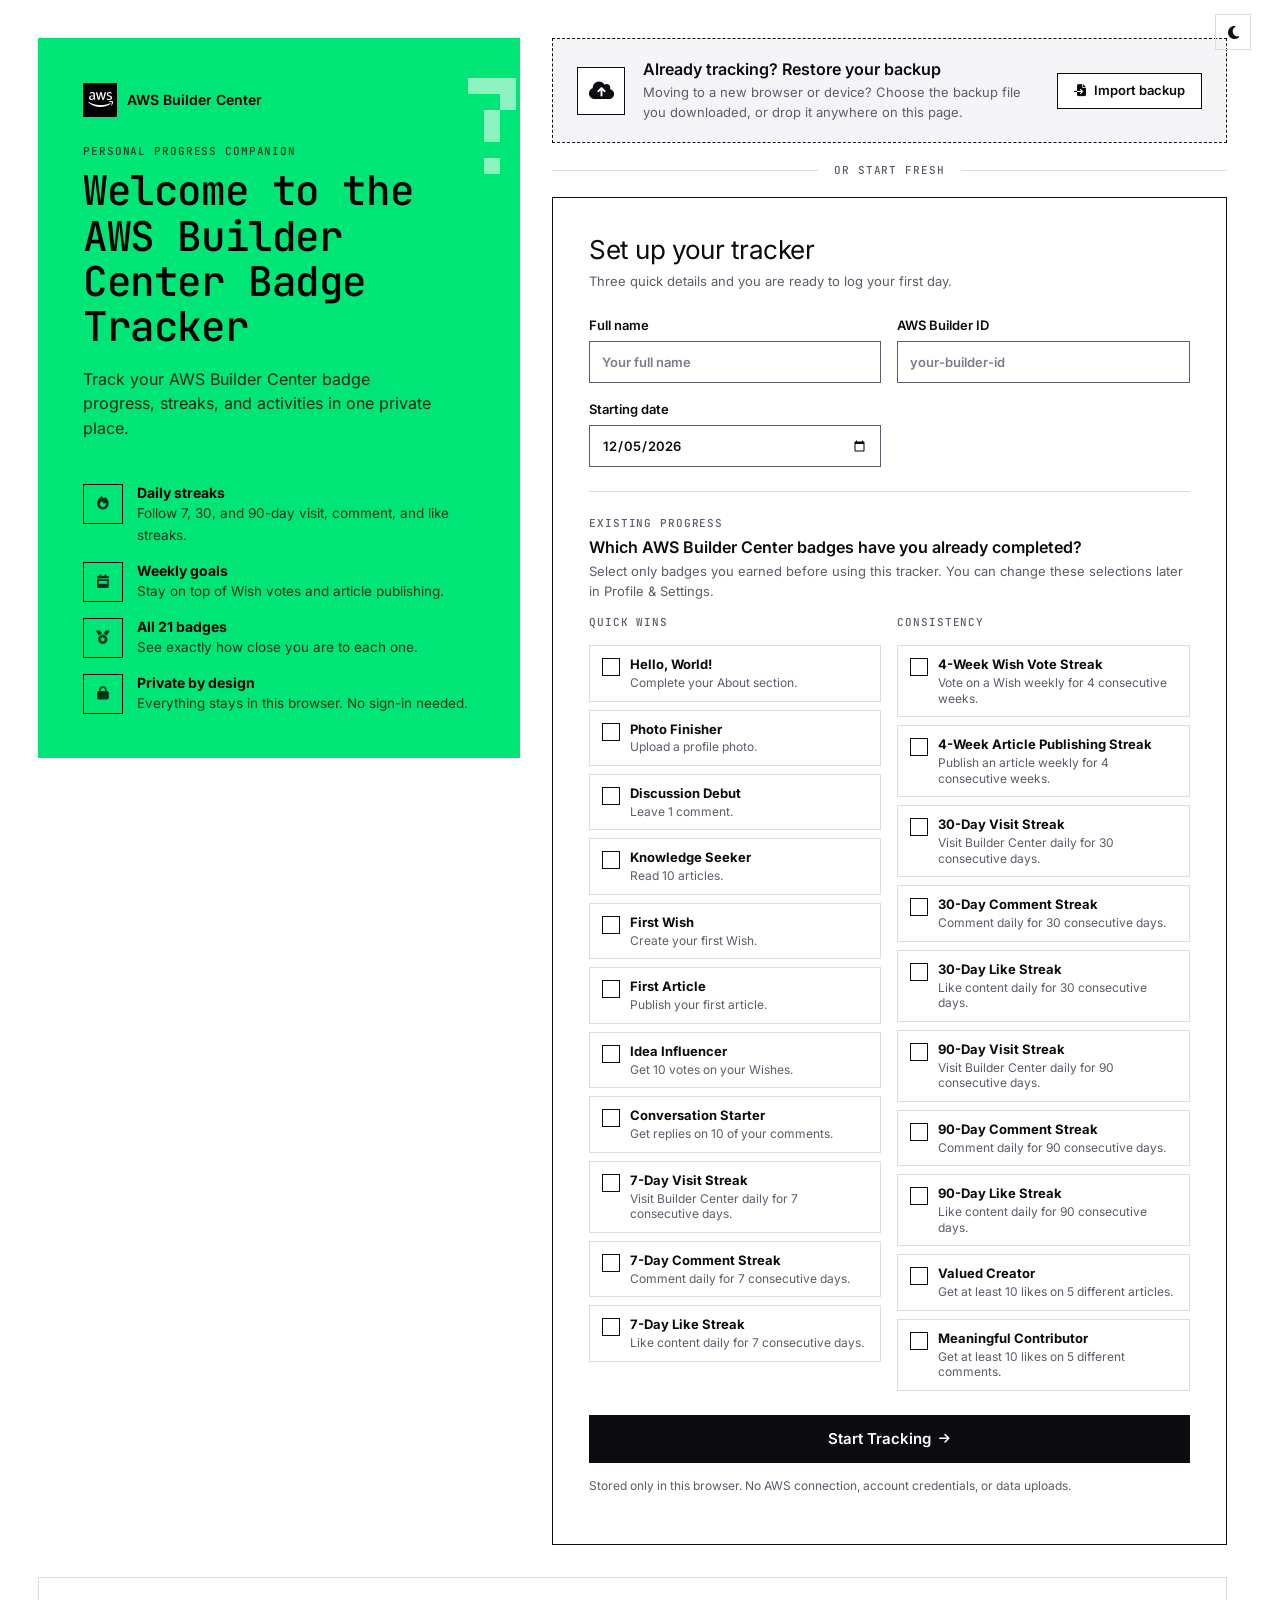
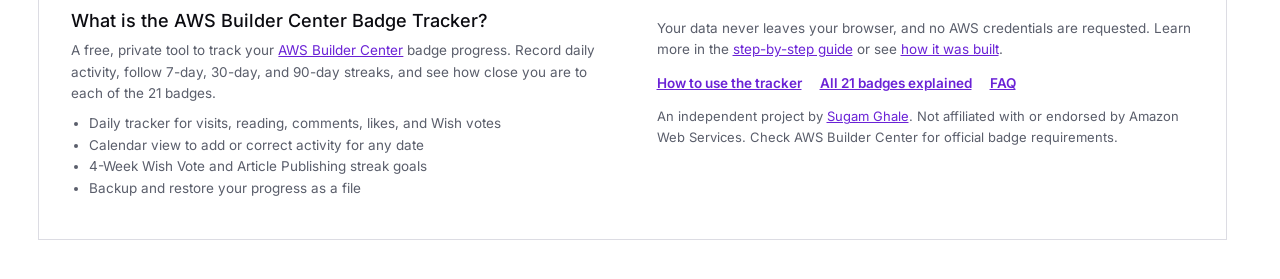
<file: index.html>
<!doctype html>
<html lang="en">
  <head>
    <meta charset="utf-8" />
    <meta name="viewport" content="width=device-width, initial-scale=1" />
    <title>AWS Builder Center Badge Tracker | Streaks &amp; Goals</title>
    <meta
      name="description"
      content="Free, private tracker for AWS Builder Center badges. Follow daily streaks, weekly goals and all 21 badges. Your data stays in your browser."
    />
    <meta name="robots" content="index, follow, max-image-preview:large" />
    <meta name="author" content="Sugam Ghale" />
    <meta name="theme-color" content="#ffffff" media="(prefers-color-scheme: light)" />
    <meta name="theme-color" content="#000000" media="(prefers-color-scheme: dark)" />
    <script src="/theme.js"></script>
    <link rel="canonical" href="https://awsbuilder.sugamghale.com.np/" />

    <meta property="og:type" content="website" />
    <meta property="og:site_name" content="AWS Builder Center Badge Tracker" />
    <meta
      property="og:title"
      content="AWS Builder Center Badge Tracker | Streaks &amp; Goals"
    />
    <meta
      property="og:description"
      content="Free, private tracker for AWS Builder Center badges, daily streaks, and weekly goals. No sign-in, data stays in your browser."
    />
    <meta property="og:url" content="https://awsbuilder.sugamghale.com.np/" />
    <meta
      property="og:image"
      content="https://awsbuilder.sugamghale.com.np/og-image.png"
    />
    <meta property="og:image:width" content="1200" />
    <meta property="og:image:height" content="630" />
    <meta
      property="og:image:alt"
      content="AWS Builder Center Badge Tracker"
    />
    <meta property="og:locale" content="en_US" />
    <meta name="twitter:card" content="summary_large_image" />
    <meta
      name="twitter:title"
      content="AWS Builder Center Badge Tracker | Streaks &amp; Goals"
    />
    <meta
      name="twitter:description"
      content="Free, private tracker for AWS Builder Center badges, daily streaks, and weekly goals."
    />
    <meta
      name="twitter:image"
      content="https://awsbuilder.sugamghale.com.np/og-image.png"
    />

    <script type="application/ld+json">
      {
        "@context": "https://schema.org",
        "@type": "WebApplication",
        "name": "AWS Builder Center Badge Tracker",
        "url": "https://awsbuilder.sugamghale.com.np/",
        "description": "A free, private, browser-only tracker for AWS Builder Center badges, daily streaks, and weekly Wish vote and article goals.",
        "applicationCategory": "ProductivityApplication",
        "operatingSystem": "Any",
        "browserRequirements": "Requires JavaScript and a modern web browser",
        "inLanguage": "en",
        "isAccessibleForFree": true,
        "offers": { "@type": "Offer", "price": "0", "priceCurrency": "USD" },
        "image": "https://awsbuilder.sugamghale.com.np/og-image.png",
        "author": {
          "@type": "Person",
          "name": "Sugam Ghale",
          "url": "https://builder.aws.com/community/@sugamghale"
        }
      }
    </script>

    <script type="speculationrules">
      {
        "prerender": [
          {
            "urls": ["/guide/", "/badges/", "/faq/"],
            "eagerness": "moderate"
          }
        ]
      }
    </script>
    <link rel="preload" href="/fonts/inter-latin-wght-normal.woff2" as="font" type="font/woff2" crossorigin />
    <link rel="preconnect" href="https://cdnjs.cloudflare.com" crossorigin />
    <link
      rel="stylesheet"
      href="https://cdnjs.cloudflare.com/ajax/libs/font-awesome/6.2.1/css/all.min.css"
      referrerpolicy="no-referrer"
    />
    <link rel="icon" type="image/png" sizes="48x48" href="/favicon-48.png" />
    <link rel="icon" type="image/png" sizes="192x192" href="/favicon-192.png" />
    <link rel="apple-touch-icon" sizes="180x180" href="/apple-touch-icon.png" />
    <link rel="stylesheet" href="style.css" />
  </head>
  <body>
    <a class="skip-link" href="#main-content">Skip to content</a>
    <div id="onboarding" class="onboarding-shell">
      <button type="button" class="icon-button welcome-theme" data-theme-toggle aria-label="Toggle dark theme" aria-pressed="false"><i class="fa-solid fa-moon theme-icon-moon" aria-hidden="true"></i><i class="fa-solid fa-sun theme-icon-sun" aria-hidden="true"></i></button>
      <main class="welcome" aria-labelledby="onboarding-title">
        <div class="welcome-aside">
        <section class="welcome-hero">
          <div class="brand-lockup">
            <span class="brand-mark" aria-hidden="true"
              ><i class="fa-brands fa-aws"></i></span
            ><span>AWS Builder Center</span>
          </div>
          <div class="welcome-intro">
            <p class="eyebrow">Personal progress companion</p>
            <h1 id="onboarding-title">
              Welcome to the AWS Builder Center Badge Tracker
            </h1>
            <p class="welcome-lead">
              Track your AWS Builder Center badge progress, streaks, and
              activities in one private place.
            </p>
          </div>
          <ul class="welcome-points">
            <li>
              <span class="point-icon" aria-hidden="true"
                ><i class="fa-solid fa-fire"></i></span
              ><div>
                <strong>Daily streaks</strong>
                <span>Follow 7, 30, and 90-day visit, comment, and like streaks.</span>
              </div>
            </li>
            <li>
              <span class="point-icon" aria-hidden="true"
                ><i class="fa-solid fa-calendar-week"></i></span
              ><div>
                <strong>Weekly goals</strong>
                <span>Stay on top of Wish votes and article publishing.</span>
              </div>
            </li>
            <li>
              <span class="point-icon" aria-hidden="true"
                ><i class="fa-solid fa-medal"></i></span
              ><div>
                <strong>All 21 badges</strong>
                <span>See exactly how close you are to each one.</span>
              </div>
            </li>
            <li>
              <span class="point-icon" aria-hidden="true"
                ><i class="fa-solid fa-lock"></i></span
              ><div>
                <strong>Private by design</strong>
                <span>Everything stays in this browser. No sign-in needed.</span>
              </div>
            </li>
          </ul>
        </section>
        </div>

        <div class="welcome-setup">
          <section
            id="import-dropzone"
            class="import-card"
            aria-labelledby="import-title"
          >
            <span class="import-icon" aria-hidden="true"
              ><i class="fa-solid fa-cloud-arrow-up"></i
            ></span>
            <div class="import-copy">
              <h2 id="import-title">Already tracking? Restore your backup</h2>
              <p>
                Moving to a new browser or device? Choose the backup file you
                downloaded, or drop it anywhere on this page.
              </p>
            </div>
            <button
              type="button"
              class="button button-secondary"
              data-import-trigger
            >
              <i class="fa-solid fa-file-import" aria-hidden="true"></i>
              Import backup
            </button>
          </section>

          <div class="welcome-divider" role="separator">
            <span>or start fresh</span>
          </div>

          <section class="setup-card" aria-labelledby="setup-title">
            <h2 id="setup-title">Set up your tracker</h2>
            <p class="subtle">
              Three quick details and you are ready to log your first day.
            </p>
            <form id="onboarding-form" class="setup-form">
              <div class="field-row">
                <label
                  >Full name<input
                    id="setup-name"
                    name="fullName"
                    required
                    autocomplete="name"
                    placeholder="Your full name"
                /></label>
                <label
                  >AWS Builder ID<input
                    id="setup-id"
                    name="builderId"
                    required
                    placeholder="your-builder-id"
                /></label>
                <label
                  >Starting date<input
                    id="setup-date"
                    name="startDate"
                    type="date"
                    required
                /></label>
              </div>
              <section
                class="badge-selection-section"
                aria-labelledby="setup-badges-title"
              >
                <div>
                  <p class="eyebrow">Existing progress</p>
                  <h2 id="setup-badges-title">
                    Which AWS Builder Center badges have you already completed?
                  </h2>
                  <p class="subtle">
                    Select only badges you earned before using this tracker. You
                    can change these selections later in Profile &amp;
                    Settings.
                  </p>
                </div>
                <div
                  id="setup-badge-picker"
                  class="badge-picker-list"
                  aria-live="polite"
                ></div>
                <div
                  id="setup-earned-message"
                  class="notice setup-earned-message"
                  hidden
                >
                  <strong>Already have some badges?</strong>
                  <p>
                    Your earlier Builder Center activity may have started before
                    this tracker, so its visit, like, and comment history may be
                    unknown. Already-earned badges stay completed, but new
                    streak tracking starts from today unless you manually add
                    previous activity dates.
                  </p>
                </div>
              </section>
              <button class="button button-primary full" type="submit">
                Start Tracking
                <i class="fa-solid fa-arrow-right" aria-hidden="true"></i>
              </button>
            </form>
            <p class="privacy-note">
              Stored only in this browser. No AWS connection, account
              credentials, or data uploads.
            </p>
            <noscript
              ><p class="privacy-note">
                This tracker needs JavaScript enabled to run. Everything stays
                in your browser.
              </p></noscript
            >
          </section>
        </div>

        <section class="seo-about" aria-labelledby="about-title">
          <div>
            <h2 id="about-title">What is the AWS Builder Center Badge Tracker?</h2>
            <p>
              A free, private tool to track your
              <a
                href="https://builder.aws.com/"
                target="_blank"
                rel="noopener noreferrer"
                >AWS Builder Center</a
              >
              badge progress. Record daily activity, follow 7-day, 30-day, and
              90-day streaks, and see how close you are to each of the 21
              badges.
            </p>
            <ul>
              <li>Daily tracker for visits, reading, comments, likes, and Wish votes</li>
              <li>Calendar view to add or correct activity for any date</li>
              <li>4-Week Wish Vote and Article Publishing streak goals</li>
              <li>Backup and restore your progress as a file</li>
            </ul>
          </div>
          <div>
            <p>
              Your data never leaves your browser, and no AWS credentials are
              requested. Learn more in the
              <a
                href="https://builder.aws.com/content/3JlTbvpIUHCxUosgsDcWn3OkLaA/aws-builder-center-badge-tracker-step-by-step-guide"
                target="_blank"
                rel="noopener noreferrer"
                >step-by-step guide</a
              >
              or see
              <a
                href="https://builder.aws.com/content/3JlS45QfgOxZrGCHFRyoKN2KXZB/how-i-built-a-private-aws-builder-center-badge-tracker-with-vanilla-javascript"
                target="_blank"
                rel="noopener noreferrer"
                >how it was built</a
              >.
            </p>
            <nav class="seo-links" aria-label="Learn more">
              <a href="/guide/">How to use the tracker</a>
              <a href="/badges/">All 21 badges explained</a>
              <a href="/faq/">FAQ</a>
            </nav>
            <p class="subtle">
              An independent project by
              <a
                href="https://builder.aws.com/community/@sugamghale"
                target="_blank"
                rel="noopener noreferrer"
                >Sugam Ghale</a
              >. Not affiliated with or endorsed by Amazon Web Services. Check
              AWS Builder Center for official badge requirements.
            </p>
          </div>
        </section>
      </main>
    </div>

    <div id="app" class="app-shell" hidden>
      <header class="topbar">
        <div class="topbar-inner">
          <button
            id="mobile-menu"
            class="icon-button topbar-menu"
            aria-label="Open navigation"
            aria-expanded="false"
          >
            <i class="fa-solid fa-bars" aria-hidden="true"></i>
          </button>
          <a
            class="topbar-logo"
            href="/#dashboard"
            data-go="dashboard"
            aria-label="AWS Builder Center Badge Tracker: go to the dashboard"
          >
            <i class="fa-brands fa-aws" aria-hidden="true"></i
            ><span>Badge Tracker</span>
          </a>
          <form id="topbar-search" class="topbar-search" role="search">
            <i class="fa-solid fa-magnifying-glass" aria-hidden="true"></i>
            <input
              id="topbar-search-input"
              type="search"
              name="q"
              placeholder="Search badges"
              aria-label="Search badges"
              autocomplete="off"
            />
          </form>
          <div class="topbar-actions">
            <button
              type="button"
              class="icon-button"
              data-theme-toggle
              aria-label="Toggle dark theme"
              aria-pressed="false"
            >
              <i class="fa-solid fa-moon theme-icon-moon" aria-hidden="true"></i
              ><i class="fa-solid fa-sun theme-icon-sun" aria-hidden="true"></i>
            </button>
            <button
              id="header-settings"
              class="icon-button"
              aria-label="Profile and settings"
            >
              <i class="fa-solid fa-gear" aria-hidden="true"></i>
            </button>
            <button
              class="topbar-user"
              data-view="profile"
              aria-label="Open your profile"
            >
              <span id="topbar-avatar" class="topbar-avatar" aria-hidden="true"
                >?</span
              ><span id="topbar-user-name" class="topbar-user-name"></span>
            </button>
          </div>
        </div>
      </header>

      <div class="app-frame">
        <aside class="sidebar" aria-label="Primary navigation">
          <a class="sidebar-title" href="/#dashboard" data-go="dashboard">Badge Tracker</a>
          <nav id="side-nav" class="nav-list" aria-label="Sections">
            <button class="nav-link active" data-view="dashboard">
              <i class="nav-icon fa-solid fa-house" aria-hidden="true"></i>
              Dashboard
            </button>
            <div class="nav-group">
              <button
                type="button"
                class="nav-group-toggle"
                data-nav-toggle
                aria-expanded="true"
              >
                <span
                  ><i
                    class="nav-icon fa-solid fa-list-check"
                    aria-hidden="true"
                  ></i>
                  Track</span
                ><i
                  class="fa-solid fa-chevron-down chevron"
                  aria-hidden="true"
                ></i>
              </button>
              <div class="nav-sub">
                <button class="nav-link" data-view="daily">Daily tracker</button>
                <button class="nav-link" data-view="calendar">Calendar</button>
                <button class="nav-link" data-view="weekly">Weekly goals</button>
              </div>
            </div>
            <button class="nav-link" data-view="badges">
              <i class="nav-icon fa-solid fa-medal" aria-hidden="true"></i>
              Badges
            </button>
            <div class="nav-group">
              <button
                type="button"
                class="nav-group-toggle"
                data-nav-toggle
                aria-expanded="true"
              >
                <span
                  ><i
                    class="nav-icon fa-solid fa-book-open"
                    aria-hidden="true"
                  ></i>
                  Learn</span
                ><i
                  class="fa-solid fa-chevron-down chevron"
                  aria-hidden="true"
                ></i>
              </button>
              <div class="nav-sub">
                <a class="nav-link" href="/guide/">How to use</a>
                <a class="nav-link" href="/badges/">All 21 badges</a>
                <a class="nav-link" href="/faq/">FAQ</a>
              </div>
            </div>
            <button class="nav-link" data-view="profile">
              <i class="nav-icon fa-solid fa-user-gear" aria-hidden="true"></i>
              Profile &amp; settings
            </button>
          </nav>
          <a
            class="creator-credit"
            href="https://builder.aws.com/community/@sugamghale"
            target="_blank"
            rel="noopener noreferrer"
            aria-label="Created by Sugam Ghale — open AWS Builder Center profile"
          >
            <img
              class="creator-avatar"
              src="/favicon-192.png"
              alt="Sugam Ghale"
              draggable="false"
            />
            <span><small>Created by</small><strong>Sugam Ghale</strong></span>
          </a>
        </aside>

        <main id="main-content" class="main-content" tabindex="-1">
          <header class="page-header">
            <div>
              <p class="eyebrow">AWS Builder Center Badge Tracker</p>
              <h1 id="view-title">Your builder journey</h1>
            </div>
          </header>
          <div
            id="view-dashboard"
            class="view active"
            data-view-panel="dashboard"
          ></div>
          <div id="view-daily" class="view" data-view-panel="daily"></div>
          <div id="view-calendar" class="view" data-view-panel="calendar"></div>
          <div id="view-badges" class="view" data-view-panel="badges"></div>
          <div id="view-weekly" class="view" data-view-panel="weekly"></div>
          <div id="view-profile" class="view" data-view-panel="profile"></div>
          <footer class="app-footer">
            <nav aria-label="Learn more">
              <a href="/guide/">How to use the tracker</a>
              <a href="/badges/">All 21 badges explained</a>
              <a href="/faq/">FAQ</a>
            </nav>
          </footer>
        </main>

        <aside class="rail" aria-label="Quick panels">
          <section class="rail-box rail-today" id="rail-today"></section>
          <section class="rail-box" id="rail-streaks"></section>
          <section class="rail-box">
            <h2 class="rail-title">Backup</h2>
            <p class="subtle">
              Download your progress as a file, or restore a backup from another
              browser or device.
            </p>
            <div class="rail-actions">
              <button class="button button-secondary" data-export>
                <i class="fa-solid fa-download" aria-hidden="true"></i> Download
              </button>
              <button class="button button-secondary" data-import-trigger>
                <i class="fa-solid fa-upload" aria-hidden="true"></i> Import
              </button>
            </div>
          </section>
        </aside>
      </div>

      <nav id="bottom-nav" class="bottom-nav" aria-label="Mobile navigation">
        <button class="nav-link active" data-view="dashboard">
          <i class="fa-solid fa-house" aria-hidden="true"></i
          ><span>Dashboard</span></button
        ><button class="nav-link" data-view="daily">
          <i class="fa-solid fa-list-check" aria-hidden="true"></i
          ><span>Daily</span></button
        ><button class="nav-link" data-view="calendar">
          <i class="fa-regular fa-calendar-days" aria-hidden="true"></i
          ><span>Calendar</span></button
        ><button class="nav-link" data-view="badges">
          <i class="fa-solid fa-medal" aria-hidden="true"></i
          ><span>Badges</span></button
        ><button class="nav-link" data-view="profile">
          <i class="fa-solid fa-gear" aria-hidden="true"></i
          ><span>Settings</span>
        </button>
      </nav>
    </div>

    <dialog id="badge-dialog" class="modal">
      <div id="badge-dialog-content"></div>
    </dialog>
    <dialog id="weekly-article-dialog" class="modal compact-modal">
      <form method="dialog" id="weekly-article-form">
        <div class="modal-heading">
          <div>
            <p class="eyebrow">Weekly publishing</p>
            <h2>
              <i class="fa-solid fa-pen-to-square" aria-hidden="true"></i>
              Record published article
            </h2>
          </div>
          <button
            class="icon-button"
            value="cancel" formnovalidate
            aria-label="Close article form"
          >
            <i class="fa-solid fa-xmark" aria-hidden="true"></i>
          </button>
        </div>
        <p class="subtle">
          This records one article for the 4-Week Article Publishing Streak
          only. It does not affect your First Article badge or article-like
          records.
        </p>
        <div class="form-grid">
          <label
            >Article title<input
              name="title"
              required
              placeholder="Title of your published article" /></label
          ><label
            >Published date<input name="date" type="date" required
          /></label>
        </div>
        <div class="modal-actions">
          <button class="button button-secondary" value="cancel" formnovalidate>Cancel</button
          ><button class="button button-primary" value="default">
            <i class="fa-solid fa-floppy-disk" aria-hidden="true"></i> Save
            article
          </button>
        </div>
      </form>
    </dialog>
    <dialog id="settings-dialog" class="modal">
      <form method="dialog" id="settings-form">
        <div class="modal-heading">
          <div>
            <p class="eyebrow">Private browser data</p>
            <h2>Profile & settings</h2>
          </div>
          <button
            class="icon-button"
            value="cancel" formnovalidate
            aria-label="Close settings"
          >
            <i class="fa-solid fa-xmark" aria-hidden="true"></i>
          </button>
        </div>
        <div class="form-grid">
          <label>Full name<input name="fullName" required /></label
          ><label>Builder ID<input name="builderId" required /></label
          ><label
            >Starting date<input name="startDate" type="date" required
          /></label>
        </div>
        <section
          class="badge-selection-section settings-badge-section"
          aria-labelledby="settings-badges-title"
        >
          <div class="section-heading">
            <div>
              <p class="eyebrow">Badge status</p>
              <h3 id="settings-badges-title">Completed Badges</h3>
            </div>
            <strong id="settings-earned-count" class="pill earned"
              >0 selected</strong
            >
          </div>
          <p class="subtle">
            Badge selections save immediately. Mark badges earned before you
            started tracking; this status is separate from the dates recorded
            for your current activity and streaks.
          </p>
          <div id="settings-badge-picker" class="badge-picker-list"></div>
        </section>
        <div class="settings-actions">
          <button
            type="button"
            id="export-data"
            class="button button-secondary"
          >
            <i class="fa-solid fa-download" aria-hidden="true"></i> Download
            backup</button
          ><button
            type="button"
            class="button button-secondary"
            data-import-trigger
          >
            <i class="fa-solid fa-upload" aria-hidden="true"></i> Import backup
          </button>
        </div>
        <p class="subtle">
          Importing replaces all data in this browser. You will be asked to
          confirm first.
        </p>
        <div class="modal-actions">
          <button class="button button-secondary" value="cancel" formnovalidate>Cancel</button
          ><button
            id="save-settings"
            class="button button-primary"
            value="default"
          >
            <i class="fa-solid fa-floppy-disk" aria-hidden="true"></i> Save
            changes
          </button>
        </div>
        <hr />
        <div class="danger-zone">
          <p class="eyebrow">Danger Zone</p>
          <h3>Clear All Data</h3>
          <p>
            This will permanently delete your profile, completed badge
            selections, activity history, streaks, weekly progress, articles,
            comments, wishes, and all other data stored by this application in
            this browser.
          </p>
          <button id="reset-data" type="button" class="button button-danger">
            <i class="fa-solid fa-trash-can" aria-hidden="true"></i> Clear All
            Data
          </button>
        </div>
      </form>
    </dialog>
    <dialog id="celebration-dialog" class="modal celebration">
      <div>
        <span class="celebration-icon" aria-hidden="true"
          ><i class="fa-solid fa-trophy"></i
        ></span>
        <p class="eyebrow">Badge completed!</p>
        <h2 id="celebration-title"></h2>
        <p id="celebration-text"></p>
        <form method="dialog">
          <button class="button button-primary">Keep building</button>
        </form>
      </div>
    </dialog>
    <dialog id="import-dialog" class="modal">
      <div id="import-dialog-content"></div>
    </dialog>
    <input id="import-file" type="file" accept="application/json,.json" hidden />
    <dialog id="reset-dialog" class="modal">
      <form method="dialog">
        <p class="eyebrow">This cannot be undone</p>
        <h2>Are you sure?</h2>
        <p>
          All AWS Builder Center Tracker data stored in this browser will be
          permanently deleted.
        </p>
        <div class="modal-actions">
          <button class="button button-secondary" value="cancel" formnovalidate>Cancel</button
          ><button
            id="confirm-reset"
            class="button button-danger"
            value="confirm"
          >
            <i class="fa-solid fa-trash-can" aria-hidden="true"></i> Clear All
            Data
          </button>
        </div>
      </form>
    </dialog>
    <div id="toast" role="status" aria-live="polite"></div>
    <script src="app.js"></script>
  </body>
</html>
</file>
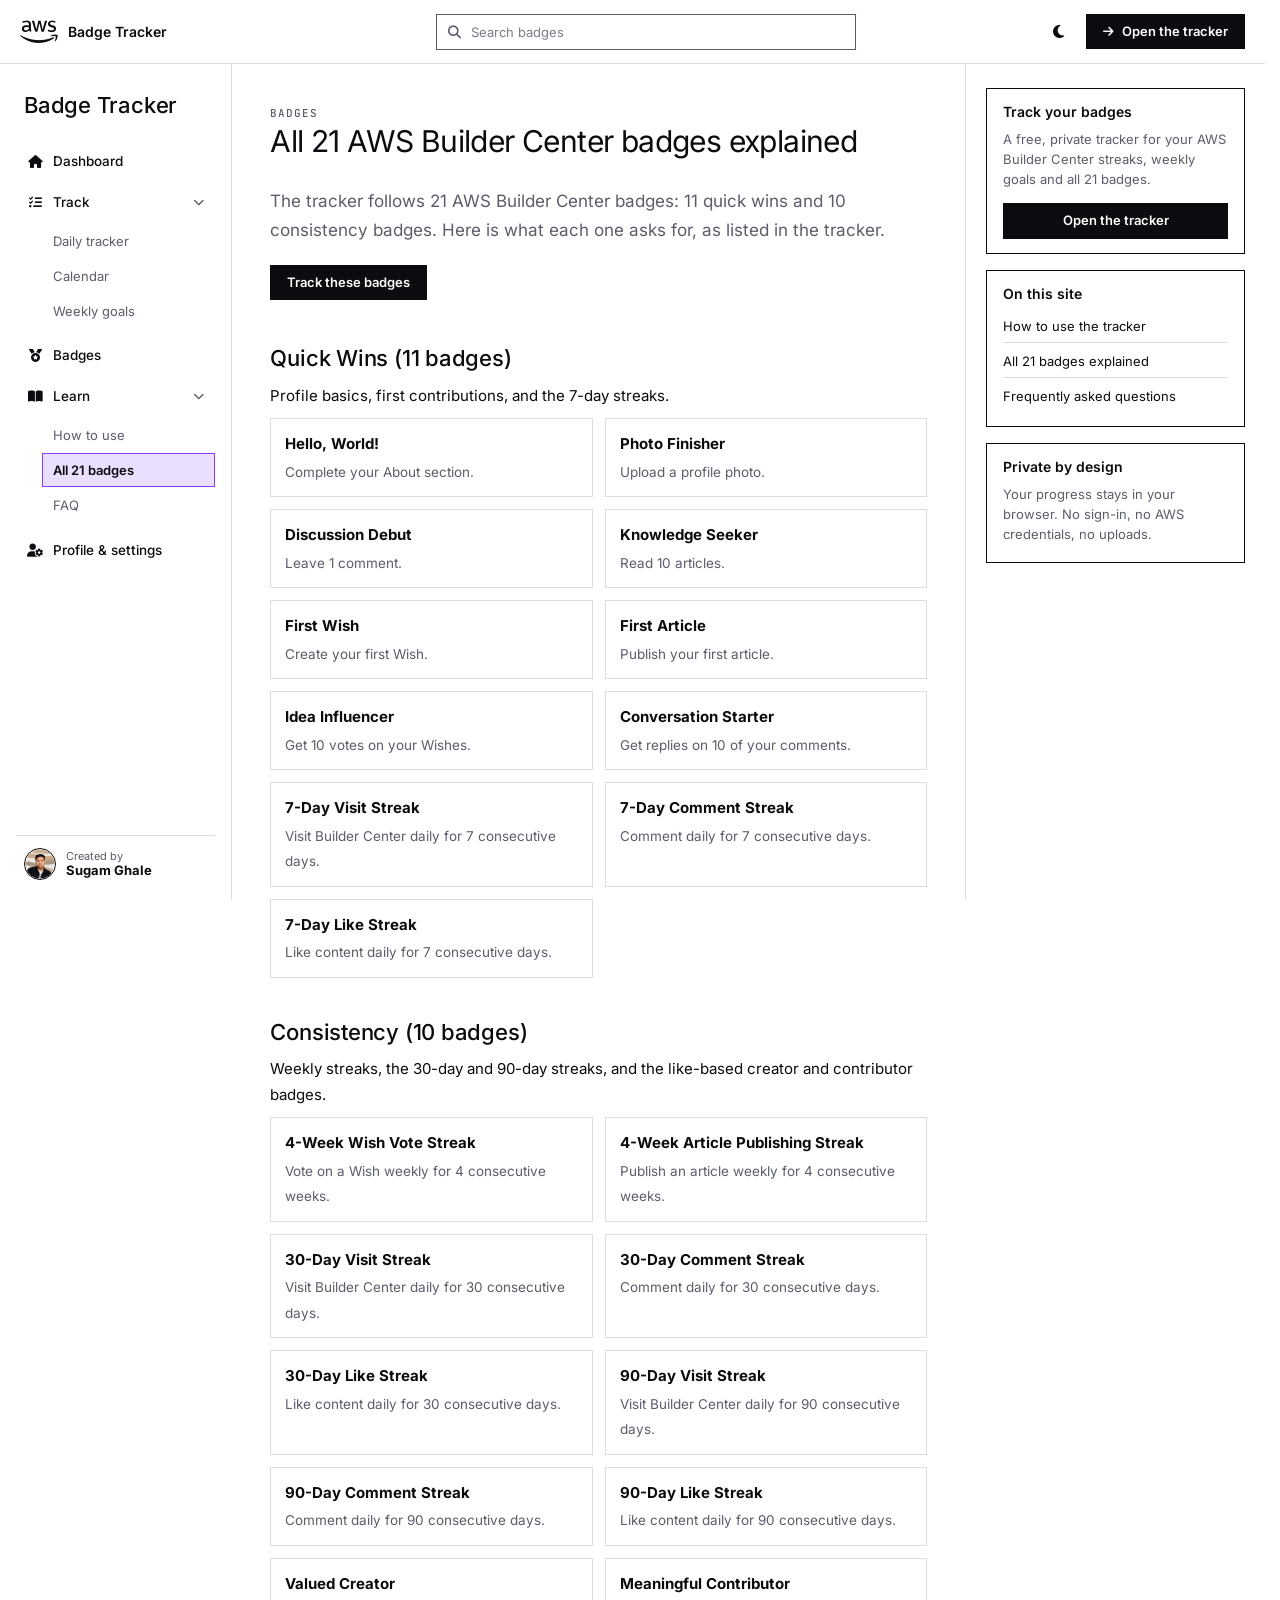
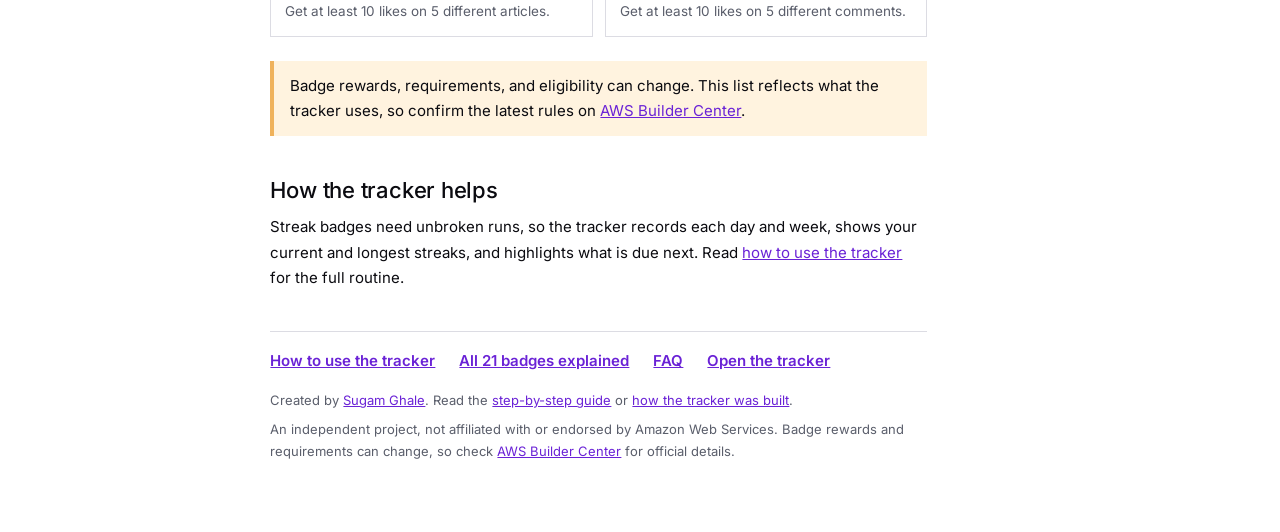
<file: badges/index.html>
<!doctype html>
<html lang="en">
  <head>
    <meta charset="utf-8" />
    <meta name="viewport" content="width=device-width, initial-scale=1" />
    <title>All 21 AWS Builder Center Badges and Requirements</title>
    <meta name="description" content="Every AWS Builder Center badge the tracker follows, from Hello, World! to the 90-day streaks, with what each one requires." />
    <meta name="robots" content="index, follow, max-image-preview:large" />
    <meta name="author" content="Sugam Ghale" />
    <meta name="theme-color" content="#ffffff" media="(prefers-color-scheme: light)" />
    <meta name="theme-color" content="#000000" media="(prefers-color-scheme: dark)" />
    <script src="/theme.js"></script>
    <link rel="canonical" href="https://awsbuilder.sugamghale.com.np/badges/" />
    <meta property="og:type" content="article" />
    <meta property="og:site_name" content="AWS Builder Center Badge Tracker" />
    <meta property="og:title" content="All 21 AWS Builder Center Badges and Requirements" />
    <meta property="og:description" content="Every AWS Builder Center badge the tracker follows, from Hello, World! to the 90-day streaks, with what each one requires." />
    <meta property="og:url" content="https://awsbuilder.sugamghale.com.np/badges/" />
    <meta property="og:image" content="https://awsbuilder.sugamghale.com.np/og-image.png" />
    <meta property="og:image:width" content="1200" />
    <meta property="og:image:height" content="630" />
    <meta name="twitter:card" content="summary_large_image" />
    <meta name="twitter:title" content="All 21 AWS Builder Center Badges and Requirements" />
    <meta name="twitter:description" content="Every AWS Builder Center badge the tracker follows, from Hello, World! to the 90-day streaks, with what each one requires." />
    <meta name="twitter:image" content="https://awsbuilder.sugamghale.com.np/og-image.png" />
    <script type="application/ld+json">{"@context":"https://schema.org","@type":"BreadcrumbList","itemListElement":[{"@type":"ListItem","position":1,"name":"Badge Tracker","item":"https://awsbuilder.sugamghale.com.np/"},{"@type":"ListItem","position":2,"name":"All 21 AWS Builder Center badges explained","item":"https://awsbuilder.sugamghale.com.np/badges/"}]}</script>
    <script type="speculationrules">
      {
        "prerender": [{ "urls": ["/guide/", "/badges/", "/faq/"], "eagerness": "moderate" }],
        "prefetch": [{ "urls": ["/"], "eagerness": "moderate" }]
      }
    </script>
    <link rel="preload" href="/fonts/inter-latin-wght-normal.woff2" as="font" type="font/woff2" crossorigin />
    <link rel="preconnect" href="https://cdnjs.cloudflare.com" crossorigin />
    <link rel="stylesheet" href="https://cdnjs.cloudflare.com/ajax/libs/font-awesome/6.2.1/css/all.min.css" referrerpolicy="no-referrer" />
    <link rel="icon" type="image/png" sizes="48x48" href="/favicon-48.png" />
    <link rel="icon" type="image/png" sizes="192x192" href="/favicon-192.png" />
    <link rel="apple-touch-icon" sizes="180x180" href="/apple-touch-icon.png" />
    <link rel="stylesheet" href="/style.css" />
    <link rel="stylesheet" href="/pages.css" />
  </head>
  <body>
    <a class="skip-link" href="#main-content">Skip to content</a>
    <div class="app-shell">
      <header class="topbar">
        <div class="topbar-inner">
          <button id="mobile-menu" class="icon-button topbar-menu" aria-label="Open navigation" aria-expanded="false"><i class="fa-solid fa-bars" aria-hidden="true"></i></button>
          <a class="topbar-logo" href="/#dashboard" aria-label="AWS Builder Center Badge Tracker: go to the dashboard"><i class="fa-brands fa-aws" aria-hidden="true"></i><span>Badge Tracker</span></a>
          <form class="topbar-search" role="search" action="/#badges" method="get">
            <i class="fa-solid fa-magnifying-glass" aria-hidden="true"></i>
            <input type="search" name="q" placeholder="Search badges" aria-label="Search badges" autocomplete="off" />
          </form>
          <div class="topbar-actions">
            <button type="button" class="icon-button" data-theme-toggle aria-label="Toggle dark theme" aria-pressed="false"><i class="fa-solid fa-moon theme-icon-moon" aria-hidden="true"></i><i class="fa-solid fa-sun theme-icon-sun" aria-hidden="true"></i></button>
            <a class="button button-primary topbar-open" href="/"><i class="fa-solid fa-arrow-right" aria-hidden="true"></i><span>Open the tracker</span></a>
          </div>
        </div>
      </header>
      <div class="app-frame">
        <aside class="sidebar" aria-label="Primary navigation">
          <a class="sidebar-title" href="/#dashboard">Badge Tracker</a>
          <nav class="nav-list" aria-label="Sections">
            <a class="nav-link" href="/#dashboard"><i class="nav-icon fa-solid fa-house" aria-hidden="true"></i> Dashboard</a>
            <div class="nav-group">
              <button type="button" class="nav-group-toggle" data-nav-toggle aria-expanded="true"><span><i class="nav-icon fa-solid fa-list-check" aria-hidden="true"></i> Track</span><i class="fa-solid fa-chevron-down chevron" aria-hidden="true"></i></button>
              <div class="nav-sub">
                <a class="nav-link" href="/#daily">Daily tracker</a>
                <a class="nav-link" href="/#calendar">Calendar</a>
                <a class="nav-link" href="/#weekly">Weekly goals</a>
              </div>
            </div>
            <a class="nav-link" href="/#badges"><i class="nav-icon fa-solid fa-medal" aria-hidden="true"></i> Badges</a>
            <div class="nav-group">
              <button type="button" class="nav-group-toggle" data-nav-toggle aria-expanded="true"><span><i class="nav-icon fa-solid fa-book-open" aria-hidden="true"></i> Learn</span><i class="fa-solid fa-chevron-down chevron" aria-hidden="true"></i></button>
              <div class="nav-sub">
                <a class="nav-link" href="/guide/">How to use</a>
                <a class="nav-link active" href="/badges/" aria-current="page">All 21 badges</a>
                <a class="nav-link" href="/faq/">FAQ</a>
              </div>
            </div>
            <a class="nav-link" href="/#profile"><i class="nav-icon fa-solid fa-user-gear" aria-hidden="true"></i> Profile &amp; settings</a>
          </nav>
          <a class="creator-credit" href="https://builder.aws.com/community/@sugamghale" target="_blank" rel="noopener noreferrer" aria-label="Created by Sugam Ghale — open AWS Builder Center profile">
            <img class="creator-avatar" src="/favicon-192.png" alt="Sugam Ghale" draggable="false" />
            <span><small>Created by</small><strong>Sugam Ghale</strong></span>
          </a>
        </aside>
        <main id="main-content" class="main-content" tabindex="-1">
          <div class="content-page">
            <header class="page-header">
              <div>
                <p class="eyebrow">Badges</p>
                <h1>All 21 AWS Builder Center badges explained</h1>
              </div>
            </header>
          <p class="lead">
            The tracker follows 21 AWS Builder Center badges: 11 quick wins and 10 consistency badges. Here is
            what each one asks for, as listed in the tracker.
          </p>
          <a class="button button-primary" href="/#badges">Track these badges</a>

          <h2>Quick Wins (11 badges)</h2>
          <p>Profile basics, first contributions, and the 7-day streaks.</p>
          <ul class="badge-grid">
            <li><strong>Hello, World!</strong><span>Complete your About section.</span></li>
            <li><strong>Photo Finisher</strong><span>Upload a profile photo.</span></li>
            <li><strong>Discussion Debut</strong><span>Leave 1 comment.</span></li>
            <li><strong>Knowledge Seeker</strong><span>Read 10 articles.</span></li>
            <li><strong>First Wish</strong><span>Create your first Wish.</span></li>
            <li><strong>First Article</strong><span>Publish your first article.</span></li>
            <li><strong>Idea Influencer</strong><span>Get 10 votes on your Wishes.</span></li>
            <li><strong>Conversation Starter</strong><span>Get replies on 10 of your comments.</span></li>
            <li><strong>7-Day Visit Streak</strong><span>Visit Builder Center daily for 7 consecutive days.</span></li>
            <li><strong>7-Day Comment Streak</strong><span>Comment daily for 7 consecutive days.</span></li>
            <li><strong>7-Day Like Streak</strong><span>Like content daily for 7 consecutive days.</span></li>
          </ul>

          <h2>Consistency (10 badges)</h2>
          <p>Weekly streaks, the 30-day and 90-day streaks, and the like-based creator and contributor badges.</p>
          <ul class="badge-grid">
            <li><strong>4-Week Wish Vote Streak</strong><span>Vote on a Wish weekly for 4 consecutive weeks.</span></li>
            <li><strong>4-Week Article Publishing Streak</strong><span>Publish an article weekly for 4 consecutive weeks.</span></li>
            <li><strong>30-Day Visit Streak</strong><span>Visit Builder Center daily for 30 consecutive days.</span></li>
            <li><strong>30-Day Comment Streak</strong><span>Comment daily for 30 consecutive days.</span></li>
            <li><strong>30-Day Like Streak</strong><span>Like content daily for 30 consecutive days.</span></li>
            <li><strong>90-Day Visit Streak</strong><span>Visit Builder Center daily for 90 consecutive days.</span></li>
            <li><strong>90-Day Comment Streak</strong><span>Comment daily for 90 consecutive days.</span></li>
            <li><strong>90-Day Like Streak</strong><span>Like content daily for 90 consecutive days.</span></li>
            <li><strong>Valued Creator</strong><span>Get at least 10 likes on 5 different articles.</span></li>
            <li><strong>Meaningful Contributor</strong><span>Get at least 10 likes on 5 different comments.</span></li>
          </ul>

          <div class="note">
            Badge rewards, requirements, and eligibility can change. This list reflects what the tracker uses, so
            confirm the latest rules on <a href="https://builder.aws.com/" target="_blank" rel="noopener noreferrer">AWS Builder Center</a>.
          </div>

          <h2>How the tracker helps</h2>
          <p>
            Streak badges need unbroken runs, so the tracker records each day and week, shows your current and longest
            streaks, and highlights what is due next. Read <a href="/guide/">how to use the tracker</a> for the full
            routine.
          </p>
            <nav class="related" aria-label="Related pages">
              <a href="/guide/">How to use the tracker</a>
              <a href="/badges/">All 21 badges explained</a>
              <a href="/faq/">FAQ</a>
              <a href="/">Open the tracker</a>
            </nav>
            <div class="page-footnote">
            <p>
              Created by <a href="https://builder.aws.com/community/@sugamghale" target="_blank" rel="noopener noreferrer">Sugam Ghale</a>.
              Read the <a href="https://builder.aws.com/content/3JlTbvpIUHCxUosgsDcWn3OkLaA/aws-builder-center-badge-tracker-step-by-step-guide" target="_blank" rel="noopener noreferrer">step-by-step guide</a>
              or <a href="https://builder.aws.com/content/3JlS45QfgOxZrGCHFRyoKN2KXZB/how-i-built-a-private-aws-builder-center-badge-tracker-with-vanilla-javascript" target="_blank" rel="noopener noreferrer">how the tracker was built</a>.
            </p>
            <p>
              An independent project, not affiliated with or endorsed by Amazon Web Services. Badge rewards and
              requirements can change, so check
              <a href="https://builder.aws.com/" target="_blank" rel="noopener noreferrer">AWS Builder Center</a>
              for official details.
            </p>
          </div>
          </div>
        </main>
        <aside class="rail" aria-label="More">
          <section class="rail-box">
            <h2 class="rail-title">Track your badges</h2>
            <p class="subtle">A free, private tracker for your AWS Builder Center streaks, weekly goals and all 21 badges.</p>
            <a class="button button-primary full" href="/">Open the tracker</a>
          </section>
          <section class="rail-box">
            <h2 class="rail-title">On this site</h2>
            <nav class="rail-links" aria-label="Pages">
              <a href="/guide/">How to use the tracker</a>
              <a href="/badges/">All 21 badges explained</a>
              <a href="/faq/">Frequently asked questions</a>
            </nav>
          </section>
          <section class="rail-box">
            <h2 class="rail-title">Private by design</h2>
            <p class="subtle">Your progress stays in your browser. No sign-in, no AWS credentials, no uploads.</p>
          </section>
        </aside>
      </div>
      <nav class="bottom-nav" aria-label="Mobile navigation">
        <a class="nav-link" href="/#dashboard"><i class="fa-solid fa-house" aria-hidden="true"></i><span>Dashboard</span></a>
        <a class="nav-link" href="/#daily"><i class="fa-solid fa-list-check" aria-hidden="true"></i><span>Daily</span></a>
        <a class="nav-link" href="/#calendar"><i class="fa-regular fa-calendar-days" aria-hidden="true"></i><span>Calendar</span></a>
        <a class="nav-link" href="/#badges"><i class="fa-solid fa-medal" aria-hidden="true"></i><span>Badges</span></a>
        <a class="nav-link" href="/#profile"><i class="fa-solid fa-gear" aria-hidden="true"></i><span>Settings</span></a>
      </nav>
    </div>
    <script src="/pages.js"></script>
  </body>
</html>
</file>
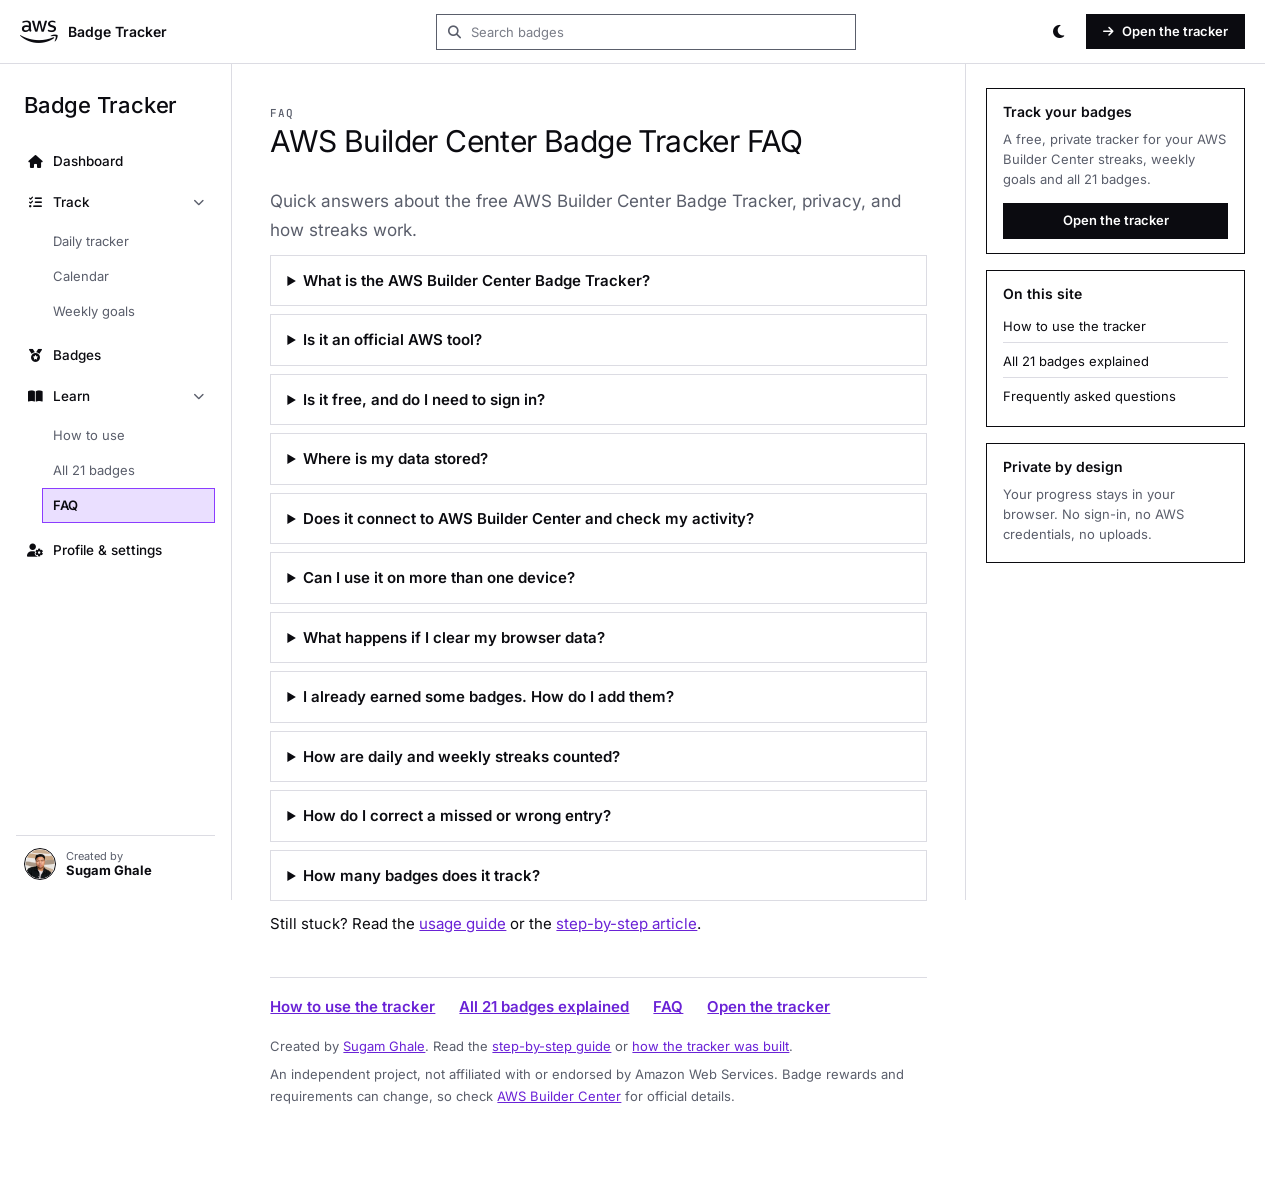
<file: faq/index.html>
<!doctype html>
<html lang="en">
  <head>
    <meta charset="utf-8" />
    <meta name="viewport" content="width=device-width, initial-scale=1" />
    <title>AWS Builder Center Badge Tracker FAQ</title>
    <meta name="description" content="Answers about the free AWS Builder Center Badge Tracker: privacy, where data is stored, backups, streak rules, and already-earned badges." />
    <meta name="robots" content="index, follow, max-image-preview:large" />
    <meta name="author" content="Sugam Ghale" />
    <meta name="theme-color" content="#ffffff" media="(prefers-color-scheme: light)" />
    <meta name="theme-color" content="#000000" media="(prefers-color-scheme: dark)" />
    <script src="/theme.js"></script>
    <link rel="canonical" href="https://awsbuilder.sugamghale.com.np/faq/" />
    <meta property="og:type" content="article" />
    <meta property="og:site_name" content="AWS Builder Center Badge Tracker" />
    <meta property="og:title" content="AWS Builder Center Badge Tracker FAQ" />
    <meta property="og:description" content="Answers about the free AWS Builder Center Badge Tracker: privacy, where data is stored, backups, streak rules, and already-earned badges." />
    <meta property="og:url" content="https://awsbuilder.sugamghale.com.np/faq/" />
    <meta property="og:image" content="https://awsbuilder.sugamghale.com.np/og-image.png" />
    <meta property="og:image:width" content="1200" />
    <meta property="og:image:height" content="630" />
    <meta name="twitter:card" content="summary_large_image" />
    <meta name="twitter:title" content="AWS Builder Center Badge Tracker FAQ" />
    <meta name="twitter:description" content="Answers about the free AWS Builder Center Badge Tracker: privacy, where data is stored, backups, streak rules, and already-earned badges." />
    <meta name="twitter:image" content="https://awsbuilder.sugamghale.com.np/og-image.png" />
    <script type="application/ld+json">{"@context":"https://schema.org","@type":"BreadcrumbList","itemListElement":[{"@type":"ListItem","position":1,"name":"Badge Tracker","item":"https://awsbuilder.sugamghale.com.np/"},{"@type":"ListItem","position":2,"name":"AWS Builder Center Badge Tracker FAQ","item":"https://awsbuilder.sugamghale.com.np/faq/"}]}</script>
    <script type="application/ld+json">{"@context":"https://schema.org","@type":"FAQPage","mainEntity":[{"@type":"Question","name":"What is the AWS Builder Center Badge Tracker?","acceptedAnswer":{"@type":"Answer","text":"A free, personal tool for tracking your AWS Builder Center badge progress. It records daily activity, follows streaks, tracks weekly Wish vote and article goals, and shows progress on all 21 badges."}},{"@type":"Question","name":"Is it an official AWS tool?","acceptedAnswer":{"@type":"Answer","text":"No. It is an independent project by Sugam Ghale and is not affiliated with or endorsed by Amazon Web Services."}},{"@type":"Question","name":"Is it free, and do I need to sign in?","acceptedAnswer":{"@type":"Answer","text":"It is free and there is no account. You enter a name, a Builder ID label, and a start date, and the tracker is ready."}},{"@type":"Question","name":"Where is my data stored?","acceptedAnswer":{"@type":"Answer","text":"Only in your browser's local storage on the device you use. Nothing is uploaded, and no AWS credentials are requested."}},{"@type":"Question","name":"Does it connect to AWS Builder Center and check my activity?","acceptedAnswer":{"@type":"Answer","text":"No. It is a manual tracker. You record what you did, so the numbers are only as accurate as your entries."}},{"@type":"Question","name":"Can I use it on more than one device?","acceptedAnswer":{"@type":"Answer","text":"Data does not sync between browsers or devices. Download a backup in Profile & settings and import it on the other one."}},{"@type":"Question","name":"What happens if I clear my browser data?","acceptedAnswer":{"@type":"Answer","text":"Your tracker data is removed with it. Download a backup regularly so you can restore your progress."}},{"@type":"Question","name":"I already earned some badges. How do I add them?","acceptedAnswer":{"@type":"Answer","text":"Select them during first-time setup, or later in Profile & settings. Already-earned badges stay completed, and streak tracking for new activity starts from your tracking start date unless you add earlier dates."}},{"@type":"Question","name":"How are daily and weekly streaks counted?","acceptedAnswer":{"@type":"Answer","text":"Daily streaks count consecutive calendar days. Weekly streaks count Monday to Sunday weeks, and one Wish vote or one published article in a week counts for that week."}},{"@type":"Question","name":"How do I correct a missed or wrong entry?","acceptedAnswer":{"@type":"Answer","text":"Open the Daily tracker or the Calendar and change the activity for that date."}},{"@type":"Question","name":"How many badges does it track?","acceptedAnswer":{"@type":"Answer","text":"21 badges: 11 Quick Wins and 10 Consistency badges. See the full list on the badges page."}}]}</script>
    <script type="speculationrules">
      {
        "prerender": [{ "urls": ["/guide/", "/badges/", "/faq/"], "eagerness": "moderate" }],
        "prefetch": [{ "urls": ["/"], "eagerness": "moderate" }]
      }
    </script>
    <link rel="preload" href="/fonts/inter-latin-wght-normal.woff2" as="font" type="font/woff2" crossorigin />
    <link rel="preconnect" href="https://cdnjs.cloudflare.com" crossorigin />
    <link rel="stylesheet" href="https://cdnjs.cloudflare.com/ajax/libs/font-awesome/6.2.1/css/all.min.css" referrerpolicy="no-referrer" />
    <link rel="icon" type="image/png" sizes="48x48" href="/favicon-48.png" />
    <link rel="icon" type="image/png" sizes="192x192" href="/favicon-192.png" />
    <link rel="apple-touch-icon" sizes="180x180" href="/apple-touch-icon.png" />
    <link rel="stylesheet" href="/style.css" />
    <link rel="stylesheet" href="/pages.css" />
  </head>
  <body>
    <a class="skip-link" href="#main-content">Skip to content</a>
    <div class="app-shell">
      <header class="topbar">
        <div class="topbar-inner">
          <button id="mobile-menu" class="icon-button topbar-menu" aria-label="Open navigation" aria-expanded="false"><i class="fa-solid fa-bars" aria-hidden="true"></i></button>
          <a class="topbar-logo" href="/#dashboard" aria-label="AWS Builder Center Badge Tracker: go to the dashboard"><i class="fa-brands fa-aws" aria-hidden="true"></i><span>Badge Tracker</span></a>
          <form class="topbar-search" role="search" action="/#badges" method="get">
            <i class="fa-solid fa-magnifying-glass" aria-hidden="true"></i>
            <input type="search" name="q" placeholder="Search badges" aria-label="Search badges" autocomplete="off" />
          </form>
          <div class="topbar-actions">
            <button type="button" class="icon-button" data-theme-toggle aria-label="Toggle dark theme" aria-pressed="false"><i class="fa-solid fa-moon theme-icon-moon" aria-hidden="true"></i><i class="fa-solid fa-sun theme-icon-sun" aria-hidden="true"></i></button>
            <a class="button button-primary topbar-open" href="/"><i class="fa-solid fa-arrow-right" aria-hidden="true"></i><span>Open the tracker</span></a>
          </div>
        </div>
      </header>
      <div class="app-frame">
        <aside class="sidebar" aria-label="Primary navigation">
          <a class="sidebar-title" href="/#dashboard">Badge Tracker</a>
          <nav class="nav-list" aria-label="Sections">
            <a class="nav-link" href="/#dashboard"><i class="nav-icon fa-solid fa-house" aria-hidden="true"></i> Dashboard</a>
            <div class="nav-group">
              <button type="button" class="nav-group-toggle" data-nav-toggle aria-expanded="true"><span><i class="nav-icon fa-solid fa-list-check" aria-hidden="true"></i> Track</span><i class="fa-solid fa-chevron-down chevron" aria-hidden="true"></i></button>
              <div class="nav-sub">
                <a class="nav-link" href="/#daily">Daily tracker</a>
                <a class="nav-link" href="/#calendar">Calendar</a>
                <a class="nav-link" href="/#weekly">Weekly goals</a>
              </div>
            </div>
            <a class="nav-link" href="/#badges"><i class="nav-icon fa-solid fa-medal" aria-hidden="true"></i> Badges</a>
            <div class="nav-group">
              <button type="button" class="nav-group-toggle" data-nav-toggle aria-expanded="true"><span><i class="nav-icon fa-solid fa-book-open" aria-hidden="true"></i> Learn</span><i class="fa-solid fa-chevron-down chevron" aria-hidden="true"></i></button>
              <div class="nav-sub">
                <a class="nav-link" href="/guide/">How to use</a>
                <a class="nav-link" href="/badges/">All 21 badges</a>
                <a class="nav-link active" href="/faq/" aria-current="page">FAQ</a>
              </div>
            </div>
            <a class="nav-link" href="/#profile"><i class="nav-icon fa-solid fa-user-gear" aria-hidden="true"></i> Profile &amp; settings</a>
          </nav>
          <a class="creator-credit" href="https://builder.aws.com/community/@sugamghale" target="_blank" rel="noopener noreferrer" aria-label="Created by Sugam Ghale — open AWS Builder Center profile">
            <img class="creator-avatar" src="/favicon-192.png" alt="Sugam Ghale" draggable="false" />
            <span><small>Created by</small><strong>Sugam Ghale</strong></span>
          </a>
        </aside>
        <main id="main-content" class="main-content" tabindex="-1">
          <div class="content-page">
            <header class="page-header">
              <div>
                <p class="eyebrow">FAQ</p>
                <h1>AWS Builder Center Badge Tracker FAQ</h1>
              </div>
            </header>
          <p class="lead">Quick answers about the free AWS Builder Center Badge Tracker, privacy, and how streaks work.</p>
          <details>
            <summary>What is the AWS Builder Center Badge Tracker?</summary>
            <p>A free, personal tool for tracking your AWS Builder Center badge progress. It records daily activity, follows streaks, tracks weekly Wish vote and article goals, and shows progress on all 21 badges.</p>
          </details>
          <details>
            <summary>Is it an official AWS tool?</summary>
            <p>No. It is an independent project by Sugam Ghale and is not affiliated with or endorsed by Amazon Web Services.</p>
          </details>
          <details>
            <summary>Is it free, and do I need to sign in?</summary>
            <p>It is free and there is no account. You enter a name, a Builder ID label, and a start date, and the tracker is ready.</p>
          </details>
          <details>
            <summary>Where is my data stored?</summary>
            <p>Only in your browser's local storage on the device you use. Nothing is uploaded, and no AWS credentials are requested.</p>
          </details>
          <details>
            <summary>Does it connect to AWS Builder Center and check my activity?</summary>
            <p>No. It is a manual tracker. You record what you did, so the numbers are only as accurate as your entries.</p>
          </details>
          <details>
            <summary>Can I use it on more than one device?</summary>
            <p>Data does not sync between browsers or devices. Download a backup in Profile &amp; settings and import it on the other one.</p>
          </details>
          <details>
            <summary>What happens if I clear my browser data?</summary>
            <p>Your tracker data is removed with it. Download a backup regularly so you can restore your progress.</p>
          </details>
          <details>
            <summary>I already earned some badges. How do I add them?</summary>
            <p>Select them during first-time setup, or later in Profile &amp; settings. Already-earned badges stay completed, and streak tracking for new activity starts from your tracking start date unless you add earlier dates.</p>
          </details>
          <details>
            <summary>How are daily and weekly streaks counted?</summary>
            <p>Daily streaks count consecutive calendar days. Weekly streaks count Monday to Sunday weeks, and one Wish vote or one published article in a week counts for that week.</p>
          </details>
          <details>
            <summary>How do I correct a missed or wrong entry?</summary>
            <p>Open the Daily tracker or the Calendar and change the activity for that date.</p>
          </details>
          <details>
            <summary>How many badges does it track?</summary>
            <p>21 badges: 11 Quick Wins and 10 Consistency badges. See the full list on the badges page.</p>
          </details>
          <p>
            Still stuck? Read the <a href="/guide/">usage guide</a> or the
            <a href="https://builder.aws.com/content/3JlTbvpIUHCxUosgsDcWn3OkLaA/aws-builder-center-badge-tracker-step-by-step-guide" target="_blank" rel="noopener noreferrer">step-by-step article</a>.
          </p>
            <nav class="related" aria-label="Related pages">
              <a href="/guide/">How to use the tracker</a>
              <a href="/badges/">All 21 badges explained</a>
              <a href="/faq/">FAQ</a>
              <a href="/">Open the tracker</a>
            </nav>
            <div class="page-footnote">
            <p>
              Created by <a href="https://builder.aws.com/community/@sugamghale" target="_blank" rel="noopener noreferrer">Sugam Ghale</a>.
              Read the <a href="https://builder.aws.com/content/3JlTbvpIUHCxUosgsDcWn3OkLaA/aws-builder-center-badge-tracker-step-by-step-guide" target="_blank" rel="noopener noreferrer">step-by-step guide</a>
              or <a href="https://builder.aws.com/content/3JlS45QfgOxZrGCHFRyoKN2KXZB/how-i-built-a-private-aws-builder-center-badge-tracker-with-vanilla-javascript" target="_blank" rel="noopener noreferrer">how the tracker was built</a>.
            </p>
            <p>
              An independent project, not affiliated with or endorsed by Amazon Web Services. Badge rewards and
              requirements can change, so check
              <a href="https://builder.aws.com/" target="_blank" rel="noopener noreferrer">AWS Builder Center</a>
              for official details.
            </p>
          </div>
          </div>
        </main>
        <aside class="rail" aria-label="More">
          <section class="rail-box">
            <h2 class="rail-title">Track your badges</h2>
            <p class="subtle">A free, private tracker for your AWS Builder Center streaks, weekly goals and all 21 badges.</p>
            <a class="button button-primary full" href="/">Open the tracker</a>
          </section>
          <section class="rail-box">
            <h2 class="rail-title">On this site</h2>
            <nav class="rail-links" aria-label="Pages">
              <a href="/guide/">How to use the tracker</a>
              <a href="/badges/">All 21 badges explained</a>
              <a href="/faq/">Frequently asked questions</a>
            </nav>
          </section>
          <section class="rail-box">
            <h2 class="rail-title">Private by design</h2>
            <p class="subtle">Your progress stays in your browser. No sign-in, no AWS credentials, no uploads.</p>
          </section>
        </aside>
      </div>
      <nav class="bottom-nav" aria-label="Mobile navigation">
        <a class="nav-link" href="/#dashboard"><i class="fa-solid fa-house" aria-hidden="true"></i><span>Dashboard</span></a>
        <a class="nav-link" href="/#daily"><i class="fa-solid fa-list-check" aria-hidden="true"></i><span>Daily</span></a>
        <a class="nav-link" href="/#calendar"><i class="fa-regular fa-calendar-days" aria-hidden="true"></i><span>Calendar</span></a>
        <a class="nav-link" href="/#badges"><i class="fa-solid fa-medal" aria-hidden="true"></i><span>Badges</span></a>
        <a class="nav-link" href="/#profile"><i class="fa-solid fa-gear" aria-hidden="true"></i><span>Settings</span></a>
      </nav>
    </div>
    <script src="/pages.js"></script>
  </body>
</html>
</file>
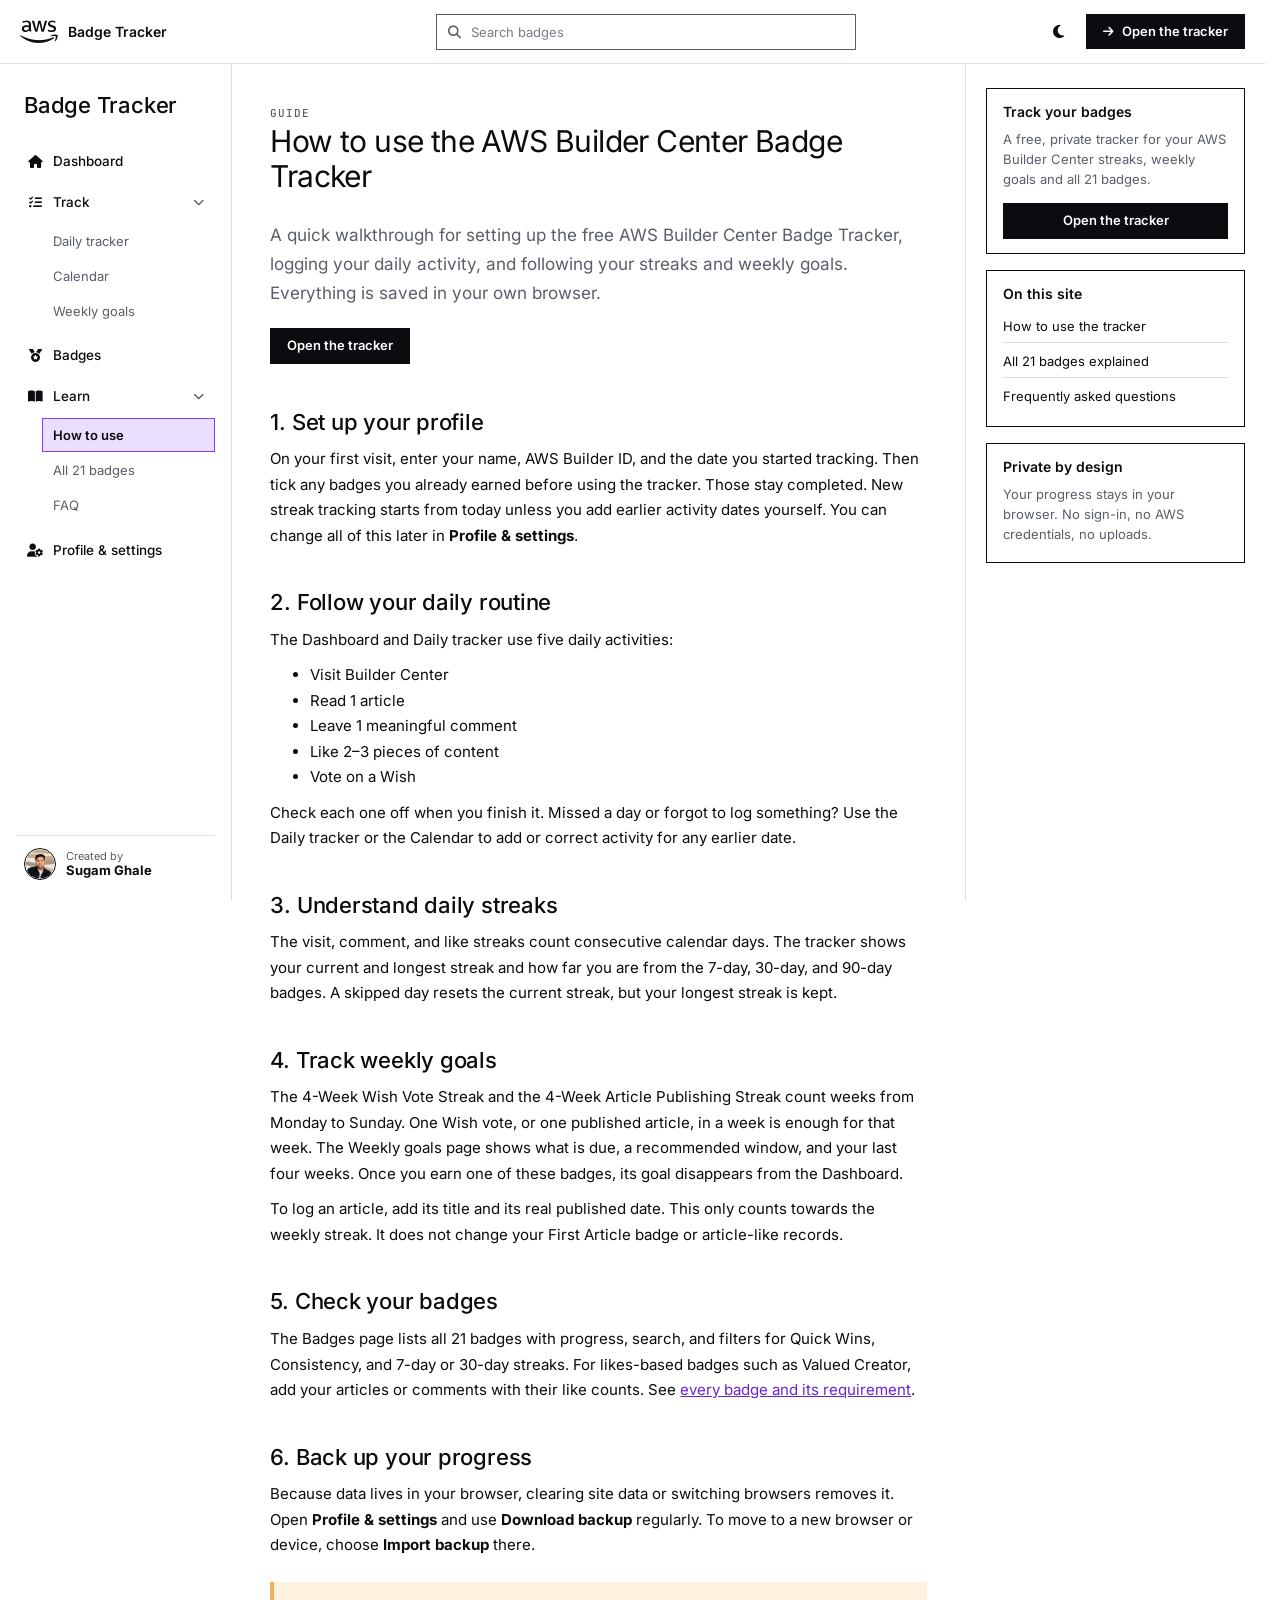
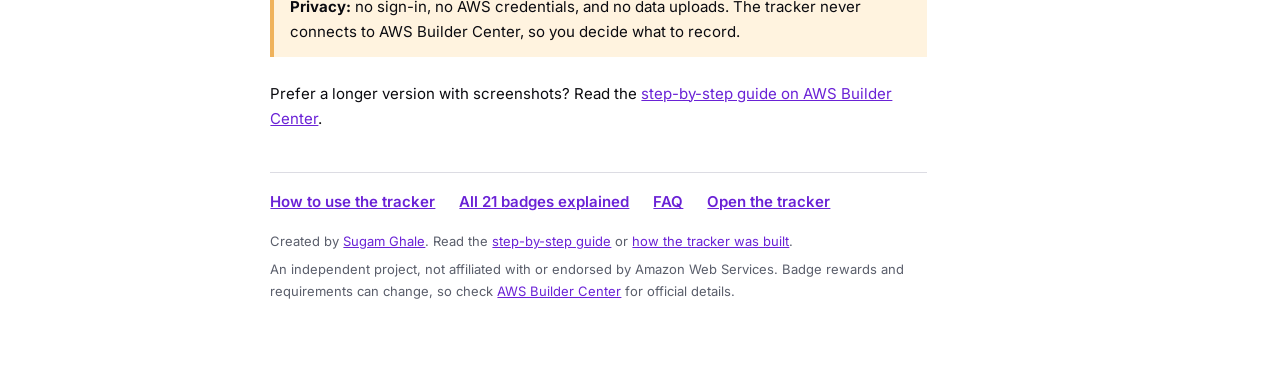
<file: guide/index.html>
<!doctype html>
<html lang="en">
  <head>
    <meta charset="utf-8" />
    <meta name="viewport" content="width=device-width, initial-scale=1" />
    <title>How to Use the AWS Builder Center Badge Tracker</title>
    <meta name="description" content="Step-by-step guide to the free AWS Builder Center Badge Tracker: set up, log daily activity, follow streaks and weekly goals, and back up your progress." />
    <meta name="robots" content="index, follow, max-image-preview:large" />
    <meta name="author" content="Sugam Ghale" />
    <meta name="theme-color" content="#ffffff" media="(prefers-color-scheme: light)" />
    <meta name="theme-color" content="#000000" media="(prefers-color-scheme: dark)" />
    <script src="/theme.js"></script>
    <link rel="canonical" href="https://awsbuilder.sugamghale.com.np/guide/" />
    <meta property="og:type" content="article" />
    <meta property="og:site_name" content="AWS Builder Center Badge Tracker" />
    <meta property="og:title" content="How to Use the AWS Builder Center Badge Tracker" />
    <meta property="og:description" content="Step-by-step guide to the free AWS Builder Center Badge Tracker: set up, log daily activity, follow streaks and weekly goals, and back up your progress." />
    <meta property="og:url" content="https://awsbuilder.sugamghale.com.np/guide/" />
    <meta property="og:image" content="https://awsbuilder.sugamghale.com.np/og-image.png" />
    <meta property="og:image:width" content="1200" />
    <meta property="og:image:height" content="630" />
    <meta name="twitter:card" content="summary_large_image" />
    <meta name="twitter:title" content="How to Use the AWS Builder Center Badge Tracker" />
    <meta name="twitter:description" content="Step-by-step guide to the free AWS Builder Center Badge Tracker: set up, log daily activity, follow streaks and weekly goals, and back up your progress." />
    <meta name="twitter:image" content="https://awsbuilder.sugamghale.com.np/og-image.png" />
    <script type="application/ld+json">{"@context":"https://schema.org","@type":"BreadcrumbList","itemListElement":[{"@type":"ListItem","position":1,"name":"Badge Tracker","item":"https://awsbuilder.sugamghale.com.np/"},{"@type":"ListItem","position":2,"name":"How to use the AWS Builder Center Badge Tracker","item":"https://awsbuilder.sugamghale.com.np/guide/"}]}</script>
    <script type="speculationrules">
      {
        "prerender": [{ "urls": ["/guide/", "/badges/", "/faq/"], "eagerness": "moderate" }],
        "prefetch": [{ "urls": ["/"], "eagerness": "moderate" }]
      }
    </script>
    <link rel="preload" href="/fonts/inter-latin-wght-normal.woff2" as="font" type="font/woff2" crossorigin />
    <link rel="preconnect" href="https://cdnjs.cloudflare.com" crossorigin />
    <link rel="stylesheet" href="https://cdnjs.cloudflare.com/ajax/libs/font-awesome/6.2.1/css/all.min.css" referrerpolicy="no-referrer" />
    <link rel="icon" type="image/png" sizes="48x48" href="/favicon-48.png" />
    <link rel="icon" type="image/png" sizes="192x192" href="/favicon-192.png" />
    <link rel="apple-touch-icon" sizes="180x180" href="/apple-touch-icon.png" />
    <link rel="stylesheet" href="/style.css" />
    <link rel="stylesheet" href="/pages.css" />
  </head>
  <body>
    <a class="skip-link" href="#main-content">Skip to content</a>
    <div class="app-shell">
      <header class="topbar">
        <div class="topbar-inner">
          <button id="mobile-menu" class="icon-button topbar-menu" aria-label="Open navigation" aria-expanded="false"><i class="fa-solid fa-bars" aria-hidden="true"></i></button>
          <a class="topbar-logo" href="/#dashboard" aria-label="AWS Builder Center Badge Tracker: go to the dashboard"><i class="fa-brands fa-aws" aria-hidden="true"></i><span>Badge Tracker</span></a>
          <form class="topbar-search" role="search" action="/#badges" method="get">
            <i class="fa-solid fa-magnifying-glass" aria-hidden="true"></i>
            <input type="search" name="q" placeholder="Search badges" aria-label="Search badges" autocomplete="off" />
          </form>
          <div class="topbar-actions">
            <button type="button" class="icon-button" data-theme-toggle aria-label="Toggle dark theme" aria-pressed="false"><i class="fa-solid fa-moon theme-icon-moon" aria-hidden="true"></i><i class="fa-solid fa-sun theme-icon-sun" aria-hidden="true"></i></button>
            <a class="button button-primary topbar-open" href="/"><i class="fa-solid fa-arrow-right" aria-hidden="true"></i><span>Open the tracker</span></a>
          </div>
        </div>
      </header>
      <div class="app-frame">
        <aside class="sidebar" aria-label="Primary navigation">
          <a class="sidebar-title" href="/#dashboard">Badge Tracker</a>
          <nav class="nav-list" aria-label="Sections">
            <a class="nav-link" href="/#dashboard"><i class="nav-icon fa-solid fa-house" aria-hidden="true"></i> Dashboard</a>
            <div class="nav-group">
              <button type="button" class="nav-group-toggle" data-nav-toggle aria-expanded="true"><span><i class="nav-icon fa-solid fa-list-check" aria-hidden="true"></i> Track</span><i class="fa-solid fa-chevron-down chevron" aria-hidden="true"></i></button>
              <div class="nav-sub">
                <a class="nav-link" href="/#daily">Daily tracker</a>
                <a class="nav-link" href="/#calendar">Calendar</a>
                <a class="nav-link" href="/#weekly">Weekly goals</a>
              </div>
            </div>
            <a class="nav-link" href="/#badges"><i class="nav-icon fa-solid fa-medal" aria-hidden="true"></i> Badges</a>
            <div class="nav-group">
              <button type="button" class="nav-group-toggle" data-nav-toggle aria-expanded="true"><span><i class="nav-icon fa-solid fa-book-open" aria-hidden="true"></i> Learn</span><i class="fa-solid fa-chevron-down chevron" aria-hidden="true"></i></button>
              <div class="nav-sub">
                <a class="nav-link active" href="/guide/" aria-current="page">How to use</a>
                <a class="nav-link" href="/badges/">All 21 badges</a>
                <a class="nav-link" href="/faq/">FAQ</a>
              </div>
            </div>
            <a class="nav-link" href="/#profile"><i class="nav-icon fa-solid fa-user-gear" aria-hidden="true"></i> Profile &amp; settings</a>
          </nav>
          <a class="creator-credit" href="https://builder.aws.com/community/@sugamghale" target="_blank" rel="noopener noreferrer" aria-label="Created by Sugam Ghale — open AWS Builder Center profile">
            <img class="creator-avatar" src="/favicon-192.png" alt="Sugam Ghale" draggable="false" />
            <span><small>Created by</small><strong>Sugam Ghale</strong></span>
          </a>
        </aside>
        <main id="main-content" class="main-content" tabindex="-1">
          <div class="content-page">
            <header class="page-header">
              <div>
                <p class="eyebrow">Guide</p>
                <h1>How to use the AWS Builder Center Badge Tracker</h1>
              </div>
            </header>
          <p class="lead">
            A quick walkthrough for setting up the free AWS Builder Center Badge Tracker, logging your daily
            activity, and following your streaks and weekly goals. Everything is saved in your own browser.
          </p>
          <a class="button button-primary" href="/">Open the tracker</a>

          <h2>1. Set up your profile</h2>
          <p>
            On your first visit, enter your name, AWS Builder ID, and the date you started tracking. Then tick any
            badges you already earned before using the tracker. Those stay completed. New streak tracking starts
            from today unless you add earlier activity dates yourself. You can change all of this later in
            <strong>Profile &amp; settings</strong>.
          </p>

          <h2>2. Follow your daily routine</h2>
          <p>The Dashboard and Daily tracker use five daily activities:</p>
          <ul>
            <li>Visit Builder Center</li>
            <li>Read 1 article</li>
            <li>Leave 1 meaningful comment</li>
            <li>Like 2–3 pieces of content</li>
            <li>Vote on a Wish</li>
          </ul>
          <p>
            Check each one off when you finish it. Missed a day or forgot to log something? Use the Daily tracker or
            the Calendar to add or correct activity for any earlier date.
          </p>

          <h2>3. Understand daily streaks</h2>
          <p>
            The visit, comment, and like streaks count consecutive calendar days. The tracker shows your current and
            longest streak and how far you are from the 7-day, 30-day, and 90-day badges. A skipped day resets the
            current streak, but your longest streak is kept.
          </p>

          <h2>4. Track weekly goals</h2>
          <p>
            The 4-Week Wish Vote Streak and the 4-Week Article Publishing Streak count weeks from Monday to Sunday.
            One Wish vote, or one published article, in a week is enough for that week. The Weekly goals page shows
            what is due, a recommended window, and your last four weeks. Once you earn one of these badges, its goal
            disappears from the Dashboard.
          </p>
          <p>
            To log an article, add its title and its real published date. This only counts towards the weekly
            streak. It does not change your First Article badge or article-like records.
          </p>

          <h2>5. Check your badges</h2>
          <p>
            The Badges page lists all 21 badges with progress, search, and filters for Quick Wins, Consistency, and
            7-day or 30-day streaks. For likes-based badges such as Valued Creator, add your articles or comments with
            their like counts. See <a href="/badges/">every badge and its requirement</a>.
          </p>

          <h2>6. Back up your progress</h2>
          <p>
            Because data lives in your browser, clearing site data or switching browsers removes it. Open
            <strong>Profile &amp; settings</strong> and use <strong>Download backup</strong> regularly. To move to a
            new browser or device, choose <strong>Import backup</strong> there.
          </p>

          <div class="note">
            <strong>Privacy:</strong> no sign-in, no AWS credentials, and no data uploads. The tracker never connects
            to AWS Builder Center, so you decide what to record.
          </div>

          <p>
            Prefer a longer version with screenshots? Read the
            <a href="https://builder.aws.com/content/3JlTbvpIUHCxUosgsDcWn3OkLaA/aws-builder-center-badge-tracker-step-by-step-guide" target="_blank" rel="noopener noreferrer">step-by-step guide on AWS Builder Center</a>.
          </p>
            <nav class="related" aria-label="Related pages">
              <a href="/guide/">How to use the tracker</a>
              <a href="/badges/">All 21 badges explained</a>
              <a href="/faq/">FAQ</a>
              <a href="/">Open the tracker</a>
            </nav>
            <div class="page-footnote">
            <p>
              Created by <a href="https://builder.aws.com/community/@sugamghale" target="_blank" rel="noopener noreferrer">Sugam Ghale</a>.
              Read the <a href="https://builder.aws.com/content/3JlTbvpIUHCxUosgsDcWn3OkLaA/aws-builder-center-badge-tracker-step-by-step-guide" target="_blank" rel="noopener noreferrer">step-by-step guide</a>
              or <a href="https://builder.aws.com/content/3JlS45QfgOxZrGCHFRyoKN2KXZB/how-i-built-a-private-aws-builder-center-badge-tracker-with-vanilla-javascript" target="_blank" rel="noopener noreferrer">how the tracker was built</a>.
            </p>
            <p>
              An independent project, not affiliated with or endorsed by Amazon Web Services. Badge rewards and
              requirements can change, so check
              <a href="https://builder.aws.com/" target="_blank" rel="noopener noreferrer">AWS Builder Center</a>
              for official details.
            </p>
          </div>
          </div>
        </main>
        <aside class="rail" aria-label="More">
          <section class="rail-box">
            <h2 class="rail-title">Track your badges</h2>
            <p class="subtle">A free, private tracker for your AWS Builder Center streaks, weekly goals and all 21 badges.</p>
            <a class="button button-primary full" href="/">Open the tracker</a>
          </section>
          <section class="rail-box">
            <h2 class="rail-title">On this site</h2>
            <nav class="rail-links" aria-label="Pages">
              <a href="/guide/">How to use the tracker</a>
              <a href="/badges/">All 21 badges explained</a>
              <a href="/faq/">Frequently asked questions</a>
            </nav>
          </section>
          <section class="rail-box">
            <h2 class="rail-title">Private by design</h2>
            <p class="subtle">Your progress stays in your browser. No sign-in, no AWS credentials, no uploads.</p>
          </section>
        </aside>
      </div>
      <nav class="bottom-nav" aria-label="Mobile navigation">
        <a class="nav-link" href="/#dashboard"><i class="fa-solid fa-house" aria-hidden="true"></i><span>Dashboard</span></a>
        <a class="nav-link" href="/#daily"><i class="fa-solid fa-list-check" aria-hidden="true"></i><span>Daily</span></a>
        <a class="nav-link" href="/#calendar"><i class="fa-regular fa-calendar-days" aria-hidden="true"></i><span>Calendar</span></a>
        <a class="nav-link" href="/#badges"><i class="fa-solid fa-medal" aria-hidden="true"></i><span>Badges</span></a>
        <a class="nav-link" href="/#profile"><i class="fa-solid fa-gear" aria-hidden="true"></i><span>Settings</span></a>
      </nav>
    </div>
    <script src="/pages.js"></script>
  </body>
</html>
</file>
<file: style.css>
/* AWS Builder Center Badge Tracker
   Flat, square, high-contrast interface with light and dark themes. The look follows the
   current AWS Builder Center: black and white surfaces, purple for active states, a bright
   green highlight, and a monospace face for headlines and small labels.
   Theme is set by theme.js through <html data-theme="light|dark">. */

/* ===== Fonts (self-hosted) ===== */
@font-face {
  font-family: "Inter";
  font-style: normal;
  font-weight: 100 900;
  font-display: swap;
  src: url("/fonts/inter-latin-wght-normal.woff2") format("woff2");
}
@font-face {
  font-family: "JetBrains Mono";
  font-style: normal;
  font-weight: 100 800;
  font-display: swap;
  src: url("/fonts/jetbrains-mono-latin-wght-normal.woff2") format("woff2");
}

/* ===== Design tokens ===== */
:root {
  --font: "Inter", ui-sans-serif, system-ui, -apple-system, "Segoe UI", Roboto, sans-serif;
  --mono: "JetBrains Mono", ui-monospace, SFMono-Regular, Menlo, Consolas, monospace;
  --topbar-h: 64px;
  --sidebar-w: 232px;
  --rail-w: 300px;

  --bg: #ffffff;
  --surface: #ffffff;
  --surface-2: #f5f5f8;
  --text: #0b0b10;
  --muted: #5a5e6b;
  --line: #dcdce3;
  --line-strong: #0b0b10;
  --input-border: #5a5e6b;

  --accent: #8b3dff;
  --accent-ink: #6a22d6;
  --accent-soft: #f0e7ff;
  --nav-active-bg: #eadfff;
  --nav-active-text: #0b0b10;

  --green: #00e676;
  --green-strong: #00a352;
  --green-ink: #00733b;
  --green-soft: #e2faed;

  --amber-ink: #9a4a00;
  --amber-soft: #fff3df;
  --amber-line: #efb25c;
  --red: #c01d2c;
  --red-soft: #fdecee;

  --c-complete: #00a352;
  --c-progress: #8b3dff;
  --c-start: #cfcfd8;
  --c-visit: #2f6fe4;
  --c-read: #0e8f91;
  --c-comment: #15a05a;
  --c-like: #e0561c;
  --c-wish: #8b3dff;

  --overlay: rgba(11, 11, 16, 0.55);
  color-scheme: light;
}
[data-theme="dark"] {
  --bg: #000000;
  --surface: #0b0b0e;
  --surface-2: #16161b;
  --text: #f4f4f7;
  --muted: #a4a4b0;
  --line: #2b2b33;
  --line-strong: #f4f4f7;
  --input-border: #8a8a96;

  --accent: #c4a0ff;
  --accent-ink: #d8c0ff;
  --accent-soft: #261a40;
  --nav-active-bg: #c9a3ff;
  --nav-active-text: #000000;

  --green-strong: #2fe58d;
  --green-ink: #4ff0a0;
  --green-soft: #0b2a1a;

  --amber-ink: #ffb85c;
  --amber-soft: #2b1d08;
  --amber-line: #6e4c14;
  --red: #ff6b78;
  --red-soft: #2f1215;

  --c-complete: #2fe58d;
  --c-progress: #c4a0ff;
  --c-start: #3b3b45;
  --c-visit: #6ea3ff;
  --c-read: #3dd3d6;
  --c-comment: #3ce88f;
  --c-like: #ff8a50;
  --c-wish: #c4a0ff;

  --overlay: rgba(0, 0, 0, 0.72);
  color-scheme: dark;
}

/* ===== Base ===== */
* {
  box-sizing: border-box;
}
html {
  scrollbar-gutter: stable;
}
:root:has(dialog[open]) {
  overflow: hidden;
}
body {
  margin: 0;
  background: var(--bg);
  color: var(--text);
  font: 14px/1.55 var(--font);
  -webkit-font-smoothing: antialiased;
}
[hidden] {
  display: none !important;
}
h1,
h2,
h3,
h4 {
  line-height: 1.25;
}
a {
  color: var(--accent-ink);
}
hr {
  border: 0;
  border-top: 1px solid var(--line);
  margin: 20px 0;
}
:focus-visible {
  outline: 2px solid var(--accent);
  outline-offset: 2px;
}
.skip-link {
  position: fixed;
  top: -100px;
  left: 12px;
  z-index: 200;
  background: var(--text);
  color: var(--bg);
  padding: 10px 14px;
}
.skip-link:focus {
  top: 12px;
}
.visually-hidden {
  position: absolute;
  width: 1px;
  height: 1px;
  margin: -1px;
  padding: 0;
  overflow: hidden;
  clip: rect(0 0 0 0);
  white-space: nowrap;
  border: 0;
}
.eyebrow {
  margin: 0 0 6px;
  font: 500 11px/1.3 var(--mono);
  letter-spacing: 0.08em;
  text-transform: uppercase;
  color: var(--muted);
}
.subtle {
  margin: 4px 0;
  color: var(--muted);
  font-size: 13px;
}
.privacy-note {
  margin-top: 14px;
  font-size: 12px;
  color: var(--muted);
}

/* ===== Forms and buttons ===== */
input,
select,
button {
  font: inherit;
}
input,
select {
  display: block;
  width: 100%;
  margin-top: 6px;
  padding: 9px 12px;
  border: 1px solid var(--input-border);
  border-radius: 0;
  background: var(--bg);
  color: var(--text);
}
input::placeholder {
  color: var(--muted);
  opacity: 0.8;
}
input:focus,
select:focus {
  outline: 2px solid var(--accent);
  outline-offset: 1px;
}
input[type="checkbox"] {
  width: auto;
  margin: 0;
}
.form-grid {
  display: grid;
  gap: 16px;
  margin-top: 20px;
}
.form-grid label,
.date-picker,
label:has(> input:not([type="checkbox"])) {
  font-weight: 600;
  font-size: 13px;
}
.form-grid small {
  display: block;
  color: var(--muted);
  font-weight: 400;
  margin-top: 4px;
}
.button {
  display: inline-flex;
  align-items: center;
  justify-content: center;
  gap: 8px;
  padding: 9px 16px;
  border: 1px solid var(--text);
  border-radius: 0;
  background: transparent;
  color: var(--text);
  font-size: 13px;
  font-weight: 600;
  line-height: 1.2;
  text-decoration: none;
  cursor: pointer;
  transition: background 0.12s, color 0.12s, border-color 0.12s;
}
.button i {
  margin: 0;
  font-size: 12px;
}
.button:hover {
  background: var(--surface-2);
}
.button-primary {
  background: var(--text);
  color: var(--bg);
}
.button-primary:hover {
  background: var(--text);
  opacity: 0.86;
}
.button-secondary {
  background: var(--bg);
}
.button-danger {
  background: var(--red);
  border-color: var(--red);
  color: #fff;
}
.button-danger:hover {
  background: var(--red);
  opacity: 0.9;
}
.button:disabled {
  opacity: 0.45;
  cursor: not-allowed;
}
.full {
  width: 100%;
}
.icon-button {
  display: inline-grid;
  place-items: center;
  width: 36px;
  height: 36px;
  padding: 0;
  border: 1px solid transparent;
  border-radius: 0;
  background: transparent;
  color: var(--text);
  font-size: 15px;
  cursor: pointer;
}
.icon-button:hover {
  border-color: var(--text);
}
.icon-button i {
  pointer-events: none;
}
.theme-icon-sun,
[data-theme="dark"] .theme-icon-moon {
  display: none;
}
[data-theme="dark"] .theme-icon-sun {
  display: inline-block;
}

/* ===== Top bar ===== */
.topbar {
  position: sticky;
  top: 0;
  z-index: 40;
  height: var(--topbar-h);
  background: var(--bg);
  border-bottom: 1px solid var(--line);
  view-transition-name: topbar;
}
.topbar-inner {
  height: 100%;
  max-width: 1360px;
  margin: 0 auto;
  padding: 0 20px;
  display: grid;
  grid-template-columns: var(--sidebar-w) minmax(0, 1fr) auto;
  align-items: center;
  gap: 16px;
}
.topbar-menu {
  display: none;
}
.topbar-logo {
  display: inline-flex;
  align-items: center;
  gap: 10px;
  color: var(--text);
  text-decoration: none;
  font-weight: 600;
  white-space: nowrap;
}
.topbar-logo i {
  font-size: 30px;
  line-height: 1;
}
.topbar-search {
  position: relative;
  justify-self: center;
  width: min(100%, 420px);
}
.topbar-search i {
  position: absolute;
  left: 12px;
  top: 50%;
  transform: translateY(-50%);
  font-size: 13px;
  color: var(--muted);
  pointer-events: none;
}
.topbar-search input {
  margin: 0;
  padding: 8px 12px 8px 34px;
  height: 36px;
  font-size: 13px;
}
.topbar-actions {
  display: flex;
  align-items: center;
  gap: 4px;
}
.topbar-user {
  display: inline-flex;
  align-items: center;
  gap: 8px;
  height: 36px;
  margin-left: 6px;
  padding: 0 8px;
  border: 1px solid transparent;
  background: transparent;
  color: var(--text);
  font-size: 13px;
  font-weight: 600;
  cursor: pointer;
}
.topbar-user:hover {
  border-color: var(--text);
}
.topbar-avatar {
  display: grid;
  place-items: center;
  width: 26px;
  height: 26px;
  border-radius: 50%;
  background: var(--accent);
  color: #000;
  font: 700 11px/1 var(--font);
}
.topbar-user-name {
  max-width: 120px;
  overflow: hidden;
  text-overflow: ellipsis;
  white-space: nowrap;
}

/* ===== Frame: sidebar | content | rail ===== */
.app-shell {
  min-height: 100vh;
}
.app-frame {
  max-width: 1360px;
  margin: 0 auto;
  display: grid;
  grid-template-columns: var(--sidebar-w) minmax(0, 1fr) var(--rail-w);
  min-height: calc(100vh - var(--topbar-h));
  border-inline: 1px solid var(--line);
}
.sidebar {
  position: sticky;
  top: var(--topbar-h);
  align-self: start;
  height: calc(100vh - var(--topbar-h));
  overflow-y: auto;
  display: flex;
  flex-direction: column;
  padding: 24px 16px 16px;
  border-right: 1px solid var(--line);
  background: var(--bg);
  view-transition-name: sidebar;
}
.sidebar-title {
  display: block;
  margin: 0 8px 20px;
  font-size: 22px;
  font-weight: 500;
  letter-spacing: -0.01em;
  color: var(--text);
  text-decoration: none;
}
.sidebar-title:hover {
  text-decoration: underline;
  text-underline-offset: 4px;
}
.nav-list {
  display: grid;
  gap: 2px;
}
.nav-link {
  display: flex;
  align-items: center;
  gap: 10px;
  width: 100%;
  padding: 8px 10px;
  border: 1px solid transparent;
  border-radius: 0;
  background: transparent;
  color: var(--text);
  font-size: 13.5px;
  font-weight: 500;
  text-align: left;
  text-decoration: none;
  cursor: pointer;
}
.nav-link:hover {
  background: var(--surface-2);
}
.nav-link.active {
  background: var(--nav-active-bg);
  color: var(--nav-active-text);
  border-color: var(--accent);
  font-weight: 600;
}
.nav-icon {
  width: 16px;
  text-align: center;
  font-size: 13px;
}
.nav-group {
  display: grid;
}
.nav-group-toggle {
  display: flex;
  align-items: center;
  justify-content: space-between;
  gap: 10px;
  width: 100%;
  padding: 8px 10px;
  border: 1px solid transparent;
  background: transparent;
  color: var(--text);
  font-size: 13.5px;
  font-weight: 500;
  text-align: left;
  cursor: pointer;
}
.nav-group-toggle > span {
  display: inline-flex;
  align-items: center;
  gap: 10px;
}
.nav-group-toggle:hover {
  background: var(--surface-2);
}
.nav-group-toggle .chevron {
  font-size: 11px;
  color: var(--muted);
  transition: transform 0.15s;
}
.nav-group.is-collapsed .chevron {
  transform: rotate(-90deg);
}
.nav-sub {
  display: grid;
  gap: 1px;
  padding: 2px 0 6px 26px;
}
.nav-group.is-collapsed .nav-sub {
  display: none;
}
.nav-sub .nav-link {
  padding: 6px 10px;
  font-size: 13px;
  font-weight: 400;
  color: var(--muted);
}
.nav-sub .nav-link:hover {
  color: var(--text);
}
.nav-sub .nav-link.active {
  color: var(--nav-active-text);
  font-weight: 600;
}
.creator-credit {
  display: flex;
  align-items: center;
  gap: 10px;
  margin-top: auto;
  padding: 12px 8px 4px;
  border-top: 1px solid var(--line);
  color: var(--text);
  text-decoration: none;
}
.creator-credit:hover {
  background: var(--surface-2);
}
.creator-avatar {
  width: 32px;
  height: 32px;
  border-radius: 50%;
  object-fit: cover;
  border: 1px solid var(--line-strong);
  flex: 0 0 auto;
}
.creator-credit small,
.creator-credit strong {
  display: block;
  line-height: 1.2;
}
.creator-credit small {
  font-size: 11px;
  color: var(--muted);
}
.creator-credit strong {
  font-size: 13px;
}

.main-content {
  min-width: 0;
  padding: 32px clamp(20px, 3vw, 40px) 64px;
  view-transition-name: page-content;
}
.page-header {
  display: flex;
  align-items: flex-end;
  justify-content: space-between;
  gap: 16px;
  margin-bottom: 28px;
}
.page-header .eyebrow {
  margin-bottom: 4px;
}
.page-header h1 {
  margin: 0;
  font-size: 30px;
  font-weight: 400;
  letter-spacing: -0.02em;
  line-height: 1.15;
}
.view {
  display: none;
}
.view.active {
  display: block;
}
.app-footer {
  display: none;
  margin-top: 40px;
  padding-top: 16px;
  border-top: 1px solid var(--line);
  font-size: 13px;
}
.app-footer nav {
  display: flex;
  flex-wrap: wrap;
  gap: 8px 20px;
}

/* Right rail */
.rail {
  position: sticky;
  top: var(--topbar-h);
  align-self: start;
  height: calc(100vh - var(--topbar-h));
  overflow-y: auto;
  display: grid;
  align-content: start;
  gap: 16px;
  padding: 24px 20px;
  border-left: 1px solid var(--line);
}
.rail-box {
  padding: 14px 16px;
  border: 1px solid var(--line-strong);
  background: var(--bg);
}
.rail-box:empty {
  display: none;
}
.rail-title {
  display: flex;
  align-items: center;
  justify-content: space-between;
  gap: 8px;
  margin: 0 0 8px;
  font-size: 14px;
  font-weight: 600;
}
.rail-actions {
  display: flex;
  flex-wrap: wrap;
  gap: 8px;
  margin-top: 12px;
}
.rail-actions .button {
  flex: 1;
  padding: 8px 10px;
}
.rail-stat {
  display: flex;
  align-items: baseline;
  justify-content: space-between;
  gap: 8px;
  padding: 6px 0;
  border-bottom: 1px solid var(--line);
  font-size: 13px;
}
.rail-stat:last-child {
  border-bottom: 0;
}
.rail-stat strong {
  font: 600 13px var(--mono);
}
.rail-stat small {
  color: var(--muted);
}
.app-shell[data-current-view="dashboard"] .rail-today {
  display: none;
}

/* Mobile navigation */
.bottom-nav {
  display: none;
  view-transition-name: bottom-nav;
}

/* ===== Cards, grids, sections ===== */
.grid {
  display: grid;
  gap: 16px;
}
.grid-4 {
  grid-template-columns: repeat(4, minmax(0, 1fr));
}
.grid-3 {
  grid-template-columns: repeat(3, minmax(0, 1fr));
}
.grid-2 {
  grid-template-columns: repeat(2, minmax(0, 1fr));
}
.card {
  min-width: 0;
  padding: 20px;
  border: 1px solid var(--line);
  background: var(--surface);
}
.card h2,
.card h3 {
  margin: 0 0 6px;
}
.card h2 {
  font-size: 17px;
  font-weight: 600;
}
.card h3 {
  font-size: 15px;
  font-weight: 600;
}
.section-heading {
  display: flex;
  align-items: flex-end;
  justify-content: space-between;
  gap: 16px;
  margin: 40px 0 14px;
}
.section-heading .eyebrow {
  margin-bottom: 2px;
}
.section-heading h2 {
  margin: 0;
  font-size: 20px;
  font-weight: 500;
  letter-spacing: -0.01em;
}
.section-heading p {
  margin: 0;
}
.card > .section-heading:first-child {
  margin-top: 0;
}
.score {
  font: 600 18px var(--mono);
  white-space: nowrap;
}
.metric-card p {
  margin: 4px 0;
  font-size: 13px;
  color: var(--muted);
}
.metric-card .metric {
  margin: 10px 0 4px;
  font-size: 34px;
  font-weight: 300;
  letter-spacing: -0.02em;
  line-height: 1.1;
}
.metric-card .metric small {
  font-size: 14px;
  font-weight: 400;
  color: var(--muted);
}
.notice {
  margin: 14px 0;
  padding: 12px 14px;
  border-left: 4px solid var(--amber-line);
  background: var(--amber-soft);
  font-size: 13px;
}
.notice strong {
  display: block;
  margin-bottom: 2px;
}
.notice p {
  margin: 4px 0 0;
}
.pill {
  display: inline-block;
  padding: 2px 8px;
  border: 1px solid currentColor;
  font: 600 10.5px/1.5 var(--mono);
  letter-spacing: 0.05em;
  text-transform: uppercase;
  white-space: nowrap;
}
.pill.complete {
  color: var(--green-ink);
  background: var(--green-soft);
}
.pill.progressing {
  color: var(--accent-ink);
  background: var(--accent-soft);
}
.pill.start {
  color: var(--muted);
  background: transparent;
}
.pill.earned {
  color: var(--green-ink);
  background: var(--green-soft);
}
.pill.due {
  color: var(--red);
  background: var(--red-soft);
}
.progress {
  flex: 1;
  height: 8px;
  background: var(--line);
  overflow: hidden;
}
.progress > span {
  display: block;
  height: 100%;
  background: var(--accent);
}
.progress.green > span {
  background: var(--green-strong);
}

/* Checklist rows */
.today-list {
  display: grid;
}
.activity-row {
  display: flex;
  align-items: center;
  gap: 12px;
  padding: 10px 2px;
  border-bottom: 1px solid var(--line);
  cursor: pointer;
}
.activity-row:last-child {
  border-bottom: 0;
}
.activity-row input,
.badge-picker-option input[type="checkbox"] {
  appearance: none;
  flex: 0 0 auto;
  position: relative;
  width: 18px;
  height: 18px;
  margin: 0;
  padding: 0;
  border: 1.5px solid var(--text);
  border-radius: 0;
  background: transparent;
  cursor: pointer;
}
.activity-row input:checked,
.badge-picker-option input[type="checkbox"]:checked {
  background: var(--green-strong);
  border-color: var(--green-strong);
}
.activity-row input:checked::after,
.badge-picker-option input[type="checkbox"]:checked::after {
  content: "";
  position: absolute;
  left: 5px;
  top: 1px;
  width: 4px;
  height: 9px;
  border: solid #000;
  border-width: 0 2px 2px 0;
  transform: rotate(45deg);
}
.activity-row span {
  font-weight: 500;
}
.activity-row small {
  margin-left: auto;
  color: var(--muted);
  font-size: 12px;
}
.milestone-row {
  display: grid;
  grid-template-columns: 90px 1fr auto;
  gap: 14px;
  align-items: center;
  margin: 14px 0;
}
.milestone-row b {
  font: 600 12px var(--mono);
  text-transform: uppercase;
  letter-spacing: 0.04em;
}
.milestone-row small {
  color: var(--muted);
}
.detail-list {
  margin: 8px 0;
  padding-left: 18px;
  color: var(--muted);
}
.detail-list li {
  margin: 4px 0;
}

/* ===== Dashboard ===== */
.hero-card {
  position: relative;
  overflow: hidden;
  border: 0;
  background: var(--green);
  color: #000;
}
.hero-card .eyebrow {
  color: rgba(0, 0, 0, 0.7);
}
.hero-card h2 {
  margin: 0 0 6px;
  font: 500 clamp(24px, 2.8vw, 34px) / 1.1 var(--mono);
  letter-spacing: -0.03em;
}
.hero-card .subtle {
  color: rgba(0, 0, 0, 0.78);
}
.hero-card::after {
  content: "";
  position: absolute;
  right: 28px;
  top: 24px;
  width: 12px;
  height: 12px;
  background: rgba(255, 255, 255, 0.55);
  box-shadow: 12px 0 rgba(255, 255, 255, 0.55), 24px 0 rgba(255, 255, 255, 0.55),
    24px 12px rgba(255, 255, 255, 0.55), 12px 24px rgba(255, 255, 255, 0.55),
    12px 36px rgba(255, 255, 255, 0.55), 12px 60px rgba(255, 255, 255, 0.55);
  pointer-events: none;
}
.hero-progress {
  position: relative;
  z-index: 1;
  display: flex;
  align-items: center;
  gap: 16px;
  margin-top: 20px;
}
.hero-card .progress {
  background: rgba(0, 0, 0, 0.18);
}
.hero-card .progress > span {
  background: #000;
}
.weekly-todo {
  margin: 16px 0 8px;
}
.weekly-todo .section-heading {
  margin-top: 8px;
}
.todo-card {
  display: grid;
  gap: 8px;
  align-content: start;
  border-left: 4px solid var(--line);
}
.todo-card.due {
  border-left-color: var(--red);
}
.todo-card.complete {
  border-left-color: var(--green-strong);
}
.todo-card.progressing {
  border-left-color: var(--accent);
}
.todo-card.start {
  border-left-color: var(--line-strong);
}
.todo-card p {
  margin: 0;
}
.todo-head {
  display: flex;
  align-items: center;
  gap: 12px;
}
.todo-head h3 {
  margin: 0 0 4px;
}
.todo-icon {
  display: grid;
  place-items: center;
  width: 38px;
  height: 38px;
  flex: 0 0 auto;
  border: 1px solid var(--line-strong);
}
.todo-card .button {
  justify-self: start;
  margin-top: 4px;
}
#view-dashboard > .grid {
  margin-bottom: 16px;
}

/* Charts */
.chart-card {
  display: grid;
  gap: 12px;
  align-content: start;
}
.chart-card h2 {
  margin-bottom: 0;
}
.chart-tabs {
  display: flex;
  flex-wrap: wrap;
  gap: 2px 14px;
  border-bottom: 1px solid var(--line);
}
.chart-tab {
  margin-bottom: -1px;
  padding: 6px 2px;
  border: 0;
  border-bottom: 2px solid transparent;
  background: transparent;
  color: var(--muted);
  font-size: 13px;
  font-weight: 500;
  cursor: pointer;
}
.chart-tab:hover {
  color: var(--text);
}
.chart-tab[aria-pressed="true"] {
  border-bottom-color: var(--accent);
  color: var(--text);
  font-weight: 600;
}
.chart-body {
  display: flex;
  align-items: center;
  flex-wrap: wrap;
  gap: 20px;
}
.donut-wrap {
  position: relative;
  flex: 0 0 auto;
  width: 176px;
  height: 176px;
}
.donut {
  width: 100%;
  height: 100%;
  overflow: visible;
}
.donut-track {
  fill: none;
  stroke: var(--line);
  stroke-width: 16;
}
.donut-slice {
  stroke-width: 16;
  cursor: pointer;
  transform: rotate(-90deg);
  transform-origin: 60px 60px;
  transition: stroke-width 0.15s, opacity 0.15s;
  outline: none;
}
.donut-slice.active {
  stroke-width: 21;
}
.has-active .donut-slice:not(.active) {
  opacity: 0.4;
}
.donut-center {
  position: absolute;
  inset: 0;
  display: grid;
  place-content: center;
  text-align: center;
  pointer-events: none;
}
.donut-center-value {
  font: 500 24px/1.1 var(--mono);
}
.donut-center-label {
  max-width: 90px;
  font-size: 11px;
  color: var(--muted);
}
.chart-legend {
  display: grid;
  gap: 2px;
  flex: 1 1 150px;
  min-width: 0;
}
.legend-item {
  display: flex;
  align-items: center;
  gap: 10px;
  width: 100%;
  padding: 6px 8px;
  border: 1px solid transparent;
  background: transparent;
  color: var(--text);
  font-size: 13px;
  text-align: left;
  cursor: pointer;
}
.legend-item i {
  width: 12px;
  height: 12px;
  flex: 0 0 auto;
}
.legend-item span {
  flex: 1;
}
.legend-item:hover,
.legend-item.active {
  background: var(--surface-2);
  border-color: var(--line);
}
.chart-summary {
  margin: 0;
}
.chart-detail {
  min-height: 72px;
  padding: 12px 14px;
  border: 1px solid var(--line);
  background: var(--surface-2);
}
.chart-detail h4 {
  margin: 0 0 4px;
  font-size: 13px;
}
.chart-detail p {
  margin: 0 0 6px;
}
.chart-items {
  display: grid;
  gap: 4px;
  max-height: 176px;
  margin: 0;
  padding: 0;
  overflow: auto;
  list-style: none;
}
.chart-items li {
  display: flex;
  justify-content: space-between;
  gap: 12px;
  font-size: 12.5px;
}
.chart-items small {
  color: var(--muted);
  white-space: nowrap;
}

/* ===== Badges ===== */
.badge-controls {
  display: flex;
  flex-wrap: wrap;
  gap: 10px;
  margin-bottom: 16px;
}
.badge-controls input {
  max-width: 280px;
  margin: 0;
}
.badge-controls select {
  width: auto;
  margin: 0;
}
.badges-grid {
  display: grid;
  grid-template-columns: repeat(auto-fill, minmax(236px, 1fr));
  gap: 16px;
}
.badge-card {
  width: 100%;
  padding: 16px;
  border: 1px solid var(--line);
  border-radius: 0;
  background: var(--surface);
  color: var(--text);
  text-align: left;
  cursor: pointer;
  transition: border-color 0.12s, background 0.12s;
}
.badge-card:hover {
  border-color: var(--text);
  background: var(--surface-2);
}
.badge-top {
  display: flex;
  align-items: flex-start;
  gap: 12px;
}
.badge-icon {
  display: grid;
  place-items: center;
  flex: 0 0 auto;
  width: 36px;
  height: 36px;
  border: 1px solid var(--line-strong);
  background: var(--bg);
}
.badge-icon i {
  font-size: 15px;
}
.badge-card h3 {
  margin: 0;
  font-size: 15px;
}
.badge-card p {
  margin: 4px 0 14px;
  font-size: 12.5px;
  color: var(--muted);
}
.badge-meta {
  display: flex;
  align-items: center;
  justify-content: space-between;
  gap: 8px;
  margin-bottom: 8px;
  font-size: 12px;
}
.badge-card .progress {
  width: 100%;
  height: 6px;
}

/* ===== Daily tracker and calendar ===== */
.daily-layout {
  display: grid;
  grid-template-columns: minmax(260px, 0.8fr) minmax(0, 1.2fr);
  gap: 16px;
}
.date-picker {
  display: grid;
  gap: 2px;
  margin: 12px 0 8px;
}
.date-picker input {
  margin: 0;
}
.streak-table {
  display: grid;
  gap: 4px;
}
.streak-line {
  display: grid;
  grid-template-columns: 90px 1fr auto;
  gap: 12px;
  align-items: center;
  padding: 8px 0;
  border-bottom: 1px solid var(--line);
}
.streak-line:last-child {
  border-bottom: 0;
}
.streak-line strong {
  font: 600 12px var(--mono);
  text-transform: uppercase;
  letter-spacing: 0.04em;
}
.calendar-card {
  min-width: 0;
}
/* Give the month grid more room than the selected-day panel so two-digit dates stay readable. */
#view-calendar > .grid-2 {
  grid-template-columns: minmax(0, 1.5fr) minmax(0, 1fr);
}
@media (max-width: 640px) {
  #view-calendar > .grid-2 {
    grid-template-columns: minmax(0, 1fr);
  }
}
.calendar-controls {
  display: flex;
  align-items: center;
  justify-content: space-between;
  gap: 8px;
  margin-bottom: 16px;
}
.calendar-controls h2 {
  margin: 0;
  font-size: 17px;
}
.calendar-controls .icon-button {
  border-color: var(--line);
}
.calendar-controls .icon-button i {
  font-size: 12px;
}
.calendar-weekdays,
.calendar-grid {
  display: grid;
  grid-template-columns: repeat(7, 1fr);
  gap: 4px;
}
.calendar-weekdays div {
  padding: 4px;
  text-align: center;
  font: 500 10.5px var(--mono);
  letter-spacing: 0.06em;
  text-transform: uppercase;
  color: var(--muted);
}
.calendar-grid {
  grid-auto-rows: minmax(0, 1fr);
  aspect-ratio: 7 / var(--calendar-weeks, 5);
  align-items: stretch;
}
.calendar-day {
  position: relative;
  display: block;
  align-self: stretch;
  height: 100%;
  min-height: 0;
  margin: 0;
  padding: 6px;
  border: 1px solid var(--line);
  border-radius: 0;
  background: var(--bg);
  color: var(--text);
  text-align: left;
  line-height: 1;
  cursor: pointer;
}
.calendar-day:hover {
  border-color: var(--text);
}
.calendar-day:disabled {
  opacity: 0.38;
  cursor: not-allowed;
}
.calendar-day:disabled:hover {
  border-color: var(--line);
}
.calendar-day.empty {
  visibility: hidden;
}
.calendar-day.today {
  box-shadow: inset 0 0 0 2px var(--accent);
}
.calendar-day.selected {
  background: var(--accent-soft);
  box-shadow: inset 0 0 0 2px var(--text);
}
.calendar-day.today.selected {
  box-shadow: inset 0 0 0 2px var(--accent);
}
.calendar-day .date-num {
  display: block;
  font: 500 12px/1 var(--mono);
}
.calendar-day.partial::after {
  content: "";
  position: absolute;
  left: 6px;
  right: 6px;
  bottom: 6px;
  height: 4px;
  background: var(--accent);
}
.calendar-day .dots {
  /* The purple bar already shows partial activity; the count is in the day's accessible label.
     Showing it as well collided with two-digit dates in the narrow calendar cells. */
  display: none;
}
.day-complete-icon {
  position: absolute;
  right: 3px;
  bottom: 3px;
  z-index: 2;
  display: grid;
  place-items: center;
  width: 13px;
  height: 13px;
  background: var(--green-strong);
  color: #000;
  font-size: 8px;
  line-height: 1;
}
.calendar-footer {
  margin-top: 14px;
  padding-top: 12px;
  border-top: 1px solid var(--line);
}
.calendar-key {
  display: flex;
  flex-wrap: wrap;
  gap: 4px 16px;
  color: var(--muted);
  font-size: 12px;
}
.calendar-key i {
  margin-right: 4px;
  color: var(--accent);
}
.calendar-key .fa-circle-check {
  color: var(--green-strong);
}
.calendar-footer .subtle {
  margin: 6px 0 0;
  font-size: 12px;
}

/* ===== Weekly goals ===== */
.weekly-list {
  display: grid;
  gap: 4px;
  margin-top: 12px;
}
.weekly-caption {
  margin: 14px 0 0;
  font-weight: 600;
}
.weekly-status {
  display: grid;
  gap: 6px;
  justify-items: start;
  margin: 12px 0 4px;
  padding: 12px 14px;
  border: 1px solid var(--line);
  background: var(--surface-2);
}
.weekly-status p {
  margin: 0;
  font-size: 13px;
}
.weekly-status.due {
  border-color: var(--red);
  background: var(--red-soft);
}
.weekly-status.complete {
  border-color: var(--green-strong);
  background: var(--green-soft);
}
.weekly-status.progressing {
  border-color: var(--accent);
  background: var(--accent-soft);
}
.weekly-card-action {
  margin: 12px 0 4px;
}
.week-row {
  display: grid;
  grid-template-columns: 1fr auto;
  gap: 16px;
  padding: 10px 2px;
  border-bottom: 1px solid var(--line);
}
.week-row:last-child {
  border-bottom: 0;
}
.week-row small {
  color: var(--muted);
}
.week-row strong {
  font-size: 12.5px;
}
.week-row strong .fa-circle-check {
  color: var(--green-strong);
}
.week-row strong .fa-circle {
  color: var(--muted);
}
.week-row.current {
  padding-inline: 10px;
  background: var(--accent-soft);
  border-left: 3px solid var(--accent);
}
.week-row.current strong {
  color: var(--accent-ink);
}
.week-row.missed strong,
.week-row.missed strong .fa-circle-xmark {
  color: var(--red);
}
.week-info {
  display: grid;
  gap: 2px;
}
.week-info small {
  display: block;
}
.week-entry {
  color: var(--text) !important;
  font-weight: 500;
}
.week-hint {
  color: var(--accent-ink) !important;
  font-weight: 600;
}

/* Weekly badge details (popup) */
.week-details {
  margin: 16px 0;
}
.week-details h3 {
  margin: 0 0 4px;
  font-size: 15px;
}
.week-details h3 i {
  margin-right: 6px;
  color: var(--accent);
}
.week-detail {
  margin-top: 10px;
  padding: 10px 12px;
  border: 1px solid var(--line);
  background: var(--bg);
}
.week-detail.done {
  border-left: 4px solid var(--green-strong);
}
.week-detail-head {
  display: flex;
  flex-wrap: wrap;
  align-items: baseline;
  gap: 2px 10px;
}
.week-detail-head small {
  flex: 1;
  color: var(--muted);
}
.week-detail ul {
  display: grid;
  gap: 6px;
  margin: 8px 0 0;
  padding: 0;
  list-style: none;
}
.week-detail li strong,
.week-detail li small {
  display: block;
}
.week-detail li strong {
  font-size: 13.5px;
  line-height: 1.35;
}
.week-detail li small {
  color: var(--muted);
  font-size: 12px;
}
.week-details .button {
  margin-top: 12px;
}

/* ===== Profile ===== */
.profile-summary {
  display: grid;
  gap: 10px;
  margin: 12px 0 0;
}
.profile-summary div {
  display: grid;
  grid-template-columns: 140px 1fr;
}
.profile-summary dt {
  color: var(--muted);
  font-size: 12.5px;
}
.profile-summary dd {
  margin: 0;
  font-weight: 600;
}
.data-actions {
  display: flex;
  flex-wrap: wrap;
  gap: 10px;
  margin: 14px 0 10px;
}
#view-profile > .grid {
  gap: 16px;
}
.creator-section {
  margin-top: 16px;
}
.creator-profile-layout {
  display: flex;
  align-items: center;
  gap: 28px;
}
.creator-profile-photo {
  flex: 0 0 auto;
  width: 148px;
  height: 148px;
  border-radius: 50%;
  object-fit: cover;
  border: 1px solid var(--line-strong);
}
.creator-profile-layout h2 {
  margin: 2px 0;
  font-size: 26px;
  font-weight: 400;
  letter-spacing: -0.02em;
}
.creator-role {
  margin: 0 0 4px;
  font-weight: 600;
  color: var(--accent-ink);
}
.creator-social-links {
  display: flex;
  flex-wrap: wrap;
  gap: 8px;
  margin-top: 16px;
}
.creator-social-link {
  display: inline-flex;
  align-items: center;
  gap: 8px;
  padding: 7px 12px;
  border: 1px solid var(--text);
  color: var(--text);
  font-size: 12.5px;
  font-weight: 600;
  text-decoration: none;
}
.creator-social-link:hover {
  background: var(--surface-2);
}
.creator-social-link .fa-arrow-up-right-from-square {
  font-size: 10px;
}
.reward-grid {
  display: grid;
  grid-template-columns: repeat(3, 1fr);
  gap: 12px;
  margin-top: 14px;
}
.reward {
  padding: 14px;
  border: 1px solid var(--line-strong);
  background: var(--bg);
}
.reward strong {
  display: block;
  margin-bottom: 4px;
  font: 600 16px var(--mono);
  color: var(--accent-ink);
}
.link-list {
  display: flex;
  flex-wrap: wrap;
  gap: 8px 18px;
  margin-top: 16px;
}
.link-list a {
  font-weight: 600;
  font-size: 13px;
}

/* ===== Dialogs ===== */
.modal {
  width: min(94vw, 590px);
  max-height: 90vh;
  padding: 0;
  overflow: auto;
  overscroll-behavior: contain;
  border: 1px solid var(--line-strong);
  border-radius: 0;
  background: var(--surface);
  color: var(--text);
  box-shadow: none;
}
.modal::backdrop {
  background: var(--overlay);
}
.modal > div,
.modal > form {
  padding: 24px;
}
.modal h2 {
  margin: 2px 0 10px;
  font-size: 22px;
  font-weight: 500;
  letter-spacing: -0.01em;
}
.modal-heading {
  display: flex;
  align-items: flex-start;
  justify-content: space-between;
  gap: 12px;
}
.modal-heading .eyebrow {
  margin: 0;
}
.modal-heading .icon-button {
  border-color: var(--line);
}
.modal-actions {
  display: flex;
  justify-content: flex-end;
  gap: 10px;
  margin-top: 22px;
}
.compact-modal {
  width: min(94vw, 500px);
}
.modal:has(.settings-badge-section) {
  width: min(94vw, 760px);
}
.settings-actions {
  display: flex;
  flex-wrap: wrap;
  gap: 10px;
  margin-top: 16px;
}
.danger-zone {
  padding-top: 8px;
}
.danger-zone h3 {
  margin-bottom: 0;
  color: var(--red);
}
.celebration {
  text-align: center;
}
.celebration-icon {
  display: block;
  font-size: 48px;
  color: var(--accent);
}
.record-list {
  display: grid;
  gap: 8px;
  max-height: 285px;
  margin-top: 14px;
  padding-right: 6px;
  overflow: auto;
}
.record-row {
  display: grid;
  grid-template-columns: 1fr 105px auto;
  gap: 8px;
  align-items: end;
  padding: 2px 0;
}
.record-row input {
  min-width: 0;
  margin: 0;
}
.record-row button {
  padding: 9px 12px;
}
.import-compare {
  width: 100%;
  margin: 16px 0;
  border-collapse: collapse;
  font-size: 13.5px;
}
.import-compare th,
.import-compare td {
  padding: 8px 10px;
  border-bottom: 1px solid var(--line);
  text-align: left;
  overflow-wrap: anywhere;
}
.import-compare thead th {
  font: 500 11px var(--mono);
  letter-spacing: 0.06em;
  text-transform: uppercase;
  color: var(--muted);
}
.import-compare tbody th {
  width: 36%;
  font-weight: 500;
  color: var(--muted);
}
.import-compare td:last-child {
  font-weight: 600;
}
.import-error {
  border-left-color: var(--red);
  background: var(--red-soft);
}
#import-dialog .notice {
  margin: 14px 0;
}
#toast {
  position: fixed;
  right: 20px;
  bottom: 20px;
  z-index: 300;
  max-width: min(420px, calc(100vw - 40px));
  padding: 12px 16px;
  border: 1px solid var(--bg);
  background: var(--text);
  color: var(--bg);
  font-size: 13px;
  font-weight: 500;
  transform: translateY(calc(100% + 40px));
  opacity: 0;
  visibility: hidden;
  pointer-events: none;
  transition: transform 0.25s, opacity 0.2s, visibility 0.2s;
}
#toast.show {
  transform: translateY(0);
  opacity: 1;
  visibility: visible;
}

/* Badge pickers (welcome page and settings) */
.badge-selection-section {
  margin-top: 20px;
}
.badge-selection-section h2 {
  margin: 2px 0 4px;
  font-size: 16px;
  font-weight: 600;
}
.badge-selection-section h3 {
  margin: 0;
}
.badge-picker-list {
  display: grid;
  grid-template-columns: repeat(2, minmax(0, 1fr));
  gap: 10px;
  max-height: 360px;
  margin-top: 14px;
  padding: 2px 6px 2px 2px;
  overflow: auto;
}
.badge-picker-group {
  display: grid;
  align-content: start;
  gap: 8px;
  min-width: 0;
  margin: 0;
  padding: 0;
  border: 0;
}
.badge-picker-group legend {
  float: left;
  width: 100%;
  padding: 0;
  margin-bottom: 8px;
  font: 500 11px var(--mono);
  letter-spacing: 0.08em;
  text-transform: uppercase;
  color: var(--muted);
}
.badge-picker-group legend + * {
  clear: both;
}
.badge-picker-option {
  display: grid;
  grid-template-columns: auto minmax(0, 1fr);
  gap: 10px;
  align-items: start;
  padding: 10px 12px;
  border: 1px solid var(--line);
  background: var(--bg);
  cursor: pointer;
}
.badge-picker-option:hover {
  border-color: var(--text);
}
.badge-picker-option:has(input:checked) {
  border-color: var(--accent);
  background: var(--accent-soft);
}
.badge-picker-option input[type="checkbox"] {
  margin-top: 2px;
}
.badge-picker-option strong,
.badge-picker-option small {
  display: block;
}
.badge-picker-option strong {
  font-size: 13px;
  line-height: 1.3;
}
.badge-picker-option small {
  margin-top: 2px;
  font-size: 12px;
  line-height: 1.3;
  color: var(--muted);
}
.badge-picker-option .completion-date {
  grid-column: 2;
  margin: 4px 0 0;
  padding: 6px 8px;
  font-size: 12px;
}
.setup-earned-message {
  margin-top: 16px;
}
.settings-badge-section {
  padding-top: 16px;
  border-top: 1px solid var(--line);
}
.settings-badge-section .section-heading {
  margin: 0;
}

/* ===== Welcome page ===== */
.onboarding-shell {
  position: relative;
  min-height: 100vh;
  padding: clamp(16px, 3vw, 40px);
  background: var(--bg);
}
.welcome-theme {
  position: absolute;
  top: 14px;
  right: 14px;
  z-index: 5;
  border-color: var(--line);
}
.welcome {
  display: grid;
  grid-template-columns: minmax(0, 5fr) minmax(0, 7fr);
  gap: clamp(16px, 2.5vw, 32px);
  align-items: start;
  width: min(1240px, 100%);
  margin: 0 auto;
}
.welcome-aside {
  align-self: stretch;
  min-width: 0;
}
.welcome-hero {
  position: sticky;
  top: clamp(16px, 3vw, 40px);
  display: flex;
  flex-direction: column;
  gap: clamp(24px, 3vh, 36px);
  min-height: min(720px, calc(100vh - 5rem));
  padding: clamp(28px, 3.5vw, 48px);
  overflow: hidden;
  background: var(--green);
  color: #000;
}
.welcome-hero::after {
  content: "";
  position: absolute;
  right: 36px;
  top: 40px;
  width: 16px;
  height: 16px;
  background: rgba(255, 255, 255, 0.55);
  box-shadow: 16px 0 rgba(255, 255, 255, 0.55), 32px 0 rgba(255, 255, 255, 0.55),
    32px 16px rgba(255, 255, 255, 0.55), 16px 32px rgba(255, 255, 255, 0.55),
    16px 48px rgba(255, 255, 255, 0.55), 16px 80px rgba(255, 255, 255, 0.55);
  pointer-events: none;
}
.brand-lockup {
  display: flex;
  align-items: center;
  gap: 10px;
  font-weight: 600;
  line-height: 1.2;
}
.brand-mark {
  display: grid;
  place-items: center;
  width: 34px;
  height: 34px;
  background: #000;
  color: #fff;
  font-size: 20px;
}
.welcome-hero .eyebrow {
  margin: 0 0 10px;
  color: rgba(0, 0, 0, 0.72);
}
.welcome-hero h1 {
  margin: 0;
  font: 500 clamp(28px, 3.2vw, 42px) / 1.1 var(--mono);
  letter-spacing: -0.035em;
}
.welcome-lead {
  max-width: 36ch;
  margin: 18px 0 0;
  font-size: 16px;
  line-height: 1.55;
  color: rgba(0, 0, 0, 0.82);
}
.welcome-points {
  display: grid;
  gap: 16px;
  margin: auto 0 0;
  padding: 0;
  list-style: none;
}
.welcome-points li {
  display: grid;
  grid-template-columns: auto minmax(0, 1fr);
  gap: 14px;
  align-items: start;
}
.point-icon {
  display: grid;
  place-items: center;
  width: 40px;
  height: 40px;
  border: 1px solid #000;
}
.welcome-points strong {
  display: block;
  line-height: 1.3;
}
.welcome-points li span {
  font-size: 13.5px;
  line-height: 1.45;
  color: rgba(0, 0, 0, 0.78);
}
.welcome-setup {
  display: grid;
  gap: 20px;
  min-width: 0;
}
.import-card {
  display: grid;
  grid-template-columns: auto minmax(0, 1fr) auto;
  gap: 18px;
  align-items: center;
  padding: 20px 24px;
  border: 1px dashed var(--text);
  background: var(--surface-2);
  transition: background 0.15s, border-color 0.15s;
}
.import-card.is-dragover {
  border-style: solid;
  border-color: var(--accent);
  background: var(--accent-soft);
}
.import-icon {
  display: grid;
  place-items: center;
  width: 48px;
  height: 48px;
  border: 1px solid var(--line-strong);
  background: var(--bg);
  font-size: 20px;
}
.import-copy h2 {
  margin: 0 0 4px;
  font-size: 16px;
  font-weight: 600;
}
.import-copy p {
  margin: 0;
  font-size: 13px;
  line-height: 1.5;
  color: var(--muted);
}
.welcome-divider {
  display: flex;
  align-items: center;
  gap: 16px;
  font: 500 11px var(--mono);
  letter-spacing: 0.08em;
  text-transform: uppercase;
  color: var(--muted);
}
.welcome-divider::before,
.welcome-divider::after {
  content: "";
  flex: 1;
  height: 1px;
  background: var(--line);
}
.setup-card {
  padding: clamp(22px, 3vw, 36px);
  border: 1px solid var(--line-strong);
  background: var(--surface);
}
.setup-card > h2 {
  margin: 0 0 4px;
  font-size: 26px;
  font-weight: 400;
  letter-spacing: -0.02em;
}
.setup-form {
  display: grid;
  gap: 24px;
  margin-top: 24px;
}
.field-row {
  display: grid;
  grid-template-columns: repeat(auto-fit, minmax(190px, 1fr));
  gap: 16px;
}
.field-row label {
  font-weight: 600;
  font-size: 13px;
}
.field-row input {
  min-height: 42px;
}
.setup-form .badge-selection-section {
  margin-top: 0;
  padding-top: 24px;
  border-top: 1px solid var(--line);
}
.setup-form .badge-picker-list {
  max-height: none;
  padding: 0;
  gap: 16px;
  overflow: visible;
}
.setup-form .button-primary.full {
  padding: 14px 20px;
  font-size: 15px;
}
.welcome .seo-about {
  grid-column: 1 / -1;
  display: grid;
  grid-template-columns: repeat(2, minmax(0, 1fr));
  gap: 8px clamp(24px, 4vw, 48px);
  padding: clamp(22px, 3vw, 32px);
  border: 1px solid var(--line);
  background: var(--surface);
  font-size: 13.5px;
  line-height: 1.6;
  color: var(--muted);
}
.welcome .seo-about h2 {
  margin: 0 0 8px;
  font-size: 18px;
  font-weight: 500;
  color: var(--text);
}
.welcome .seo-about p,
.welcome .seo-about ul {
  margin: 8px 0;
}
.welcome .seo-about ul {
  padding-left: 18px;
}
.seo-links {
  display: flex;
  flex-wrap: wrap;
  gap: 6px 18px;
  margin: 12px 0;
  font-weight: 600;
}

/* ===== Smooth page changes (browsers with cross-document view transitions) ===== */
@view-transition {
  navigation: auto;
}
::view-transition-group(page-content) {
  animation: none;
}
::view-transition-old(page-content) {
  animation: page-out 0.14s ease-in both;
}
::view-transition-new(page-content) {
  animation: page-in 0.28s ease-out 0.06s both;
}
@keyframes page-out {
  to {
    opacity: 0;
  }
}
@keyframes page-in {
  from {
    opacity: 0;
    transform: translateY(10px);
  }
}
@media (prefers-reduced-motion: reduce) {
  ::view-transition-group(*),
  ::view-transition-old(*),
  ::view-transition-new(*) {
    animation-duration: 0.01s;
    animation-delay: 0s;
  }
  .donut-slice,
  .nav-group-toggle .chevron {
    transition: none;
  }
}

/* ===== Responsive ===== */
@media (max-width: 1360px) {
  .app-frame {
    border-inline: 0;
  }
}
@media (max-width: 1199px) {
  .app-frame {
    grid-template-columns: var(--sidebar-w) minmax(0, 1fr);
  }
  .rail {
    display: none;
  }
}
@media (max-width: 950px) {
  .topbar-inner {
    grid-template-columns: auto auto minmax(0, 1fr) auto;
    gap: 10px;
    padding: 0 12px;
  }
  .topbar-menu {
    display: inline-grid;
  }
  .topbar-search {
    justify-self: end;
    width: min(100%, 300px);
  }
  .app-frame {
    grid-template-columns: minmax(0, 1fr);
  }
  .sidebar {
    position: fixed;
    top: var(--topbar-h);
    left: 0;
    z-index: 35;
    width: min(300px, 86vw);
    /* Fill the screen below the top bar. An explicit height is needed because the sidebar's
       align-self (set for the desktop layout) would otherwise shrink it to its content. */
    height: calc(100vh - var(--topbar-h));
    height: calc(100dvh - var(--topbar-h));
    border-right: 1px solid var(--line-strong);
    transform: translateX(-100%);
    visibility: hidden;
    transition: transform 0.2s, visibility 0.2s;
  }
  .sidebar.mobile-open {
    transform: none;
    visibility: visible;
  }
  .app-shell:has(.sidebar.mobile-open)::after {
    content: "";
    position: fixed;
    inset: var(--topbar-h) 0 0 0;
    z-index: 34;
    background: var(--overlay);
  }
  .main-content {
    padding-bottom: 96px;
  }
  .app-footer {
    display: block;
  }
  .bottom-nav {
    position: fixed;
    right: 0;
    bottom: 0;
    left: 0;
    z-index: 30;
    display: flex;
    padding-bottom: env(safe-area-inset-bottom);
    border-top: 1px solid var(--line-strong);
    background: var(--bg);
  }
  .bottom-nav .nav-link {
    flex: 1;
    flex-direction: column;
    justify-content: center;
    gap: 3px;
    min-width: 0;
    padding: 8px 2px 7px;
    border: 0;
    border-top: 2px solid transparent;
    font-size: 10.5px;
    text-align: center;
  }
  .bottom-nav .nav-link i {
    font-size: 16px;
  }
  .bottom-nav .nav-link span {
    max-width: 100%;
    overflow: hidden;
    text-overflow: ellipsis;
    white-space: nowrap;
  }
  .bottom-nav .nav-link.active {
    border-top-color: var(--accent);
    background: transparent;
    color: var(--accent-ink);
  }
  .grid-4 {
    grid-template-columns: repeat(2, minmax(0, 1fr));
  }
  .welcome {
    grid-template-columns: minmax(0, 1fr);
  }
  .welcome-hero {
    position: relative;
    top: auto;
    min-height: 0;
  }
  .welcome-points {
    grid-template-columns: repeat(2, minmax(0, 1fr));
    gap: 20px 24px;
    margin-top: 0;
  }
  .welcome-lead {
    max-width: 52ch;
  }
}
@media (min-width: 951px) and (max-height: 700px) {
  .welcome-hero {
    position: relative;
    top: auto;
    min-height: 0;
  }
}
@media (max-width: 700px) {
  .topbar-search {
    display: none;
  }
  .topbar-user-name {
    display: none;
  }
  .topbar-inner {
    grid-template-columns: auto minmax(0, 1fr) auto;
  }
}
@media (max-width: 640px) {
  .main-content {
    padding: 20px 16px 96px;
  }
  .page-header h1 {
    font-size: 26px;
  }
  .grid-2,
  .grid-3,
  .daily-layout {
    grid-template-columns: minmax(0, 1fr);
  }
  .grid {
    gap: 12px;
  }
  .card {
    padding: 16px;
  }
  .hero-card {
    grid-column: span 2 !important;
  }
  .hero-progress {
    display: block;
  }
  .hero-progress .progress {
    margin-top: 10px;
  }
  .metric-card {
    min-height: 130px;
  }
  .metric-card .metric {
    font-size: 28px;
  }
  .section-heading {
    align-items: flex-start;
    margin: 28px 0 12px;
  }
  .milestone-row,
  .streak-line {
    grid-template-columns: 64px 1fr auto;
    gap: 10px;
  }
  .calendar-weekdays,
  .calendar-grid {
    gap: 3px;
  }
  .calendar-day {
    padding: 4px;
  }
  .calendar-day .date-num {
    font-size: 11px;
  }
  .calendar-day .dots {
    display: none;
  }
  .badge-controls input {
    max-width: none;
    flex: 1 0 100%;
  }
  .record-row {
    grid-template-columns: minmax(0, 1fr) 70px 38px;
    gap: 6px;
  }
  .record-list {
    max-height: 36dvh;
  }
  .reward-grid {
    grid-template-columns: 1fr;
  }
  .profile-summary div {
    grid-template-columns: 110px 1fr;
  }
  .creator-profile-layout {
    flex-direction: column;
    align-items: center;
    gap: 16px;
    text-align: center;
  }
  .creator-profile-photo {
    width: 120px;
    height: 120px;
  }
  .creator-social-links {
    justify-content: center;
  }
  .chart-body {
    justify-content: center;
  }
  .donut-wrap {
    width: 160px;
    height: 160px;
  }
  .modal {
    width: calc(100vw - 20px);
    max-height: calc(100dvh - 20px);
  }
  .modal > div,
  .modal > form {
    padding: 18px;
  }
  .modal-actions {
    gap: 8px;
  }
  .modal-actions .button {
    flex: 1;
  }
  .badge-picker-list {
    grid-template-columns: 1fr;
    max-height: 300px;
  }
  #toast {
    right: 12px;
    bottom: calc(76px + env(safe-area-inset-bottom));
    max-width: calc(100vw - 24px);
  }
  .onboarding-shell {
    padding: 12px;
  }
  .welcome-theme {
    top: 20px;
    right: 20px;
    background: rgba(255, 255, 255, 0.85);
    color: #000;
  }
  .welcome-hero {
    padding: 22px;
    gap: 20px;
  }
  .welcome-hero::after,
  .hero-card::after {
    display: none;
  }
  .welcome-points {
    grid-template-columns: 1fr;
    gap: 14px;
  }
  .import-card {
    grid-template-columns: auto minmax(0, 1fr);
    padding: 16px;
  }
  .import-card .button {
    grid-column: 1 / -1;
    width: 100%;
  }
  .setup-form .badge-picker-list {
    max-height: 340px;
    padding: 2px 6px 2px 2px;
    overflow: auto;
  }
  .welcome .seo-about {
    grid-template-columns: minmax(0, 1fr);
  }
}
</file>
<file: pages.css>
/* Guide, badges and FAQ pages. They share the tracker's shell and tokens from style.css;
   this file only styles the page text and the few components used on these pages. */
.content-page {
  max-width: 720px;
  font-size: 15px;
  line-height: 1.7;
}
.content-page .lead {
  margin-top: 0;
  font-size: 17px;
  color: var(--muted);
}
.content-page h2 {
  margin: 40px 0 8px;
  font-size: 22px;
  font-weight: 500;
  letter-spacing: -0.01em;
  line-height: 1.3;
}
.content-page p,
.content-page ul {
  margin: 10px 0;
}
.content-page a:not(.button) {
  color: var(--accent-ink);
}
.content-page .button {
  margin: 10px 0 4px;
}
.content-page .note {
  margin: 24px 0;
  padding: 12px 16px;
  border-left: 4px solid var(--amber-line);
  background: var(--amber-soft);
}
.badge-grid {
  display: grid;
  grid-template-columns: repeat(auto-fill, minmax(230px, 1fr));
  gap: 12px;
  margin: 14px 0;
  padding: 0;
  list-style: none;
}
.badge-grid li {
  padding: 12px 14px;
  border: 1px solid var(--line);
  background: var(--surface);
}
.badge-grid strong {
  display: block;
  margin-bottom: 2px;
}
.badge-grid span {
  font-size: 13.5px;
  color: var(--muted);
}
.content-page details {
  margin: 8px 0;
  padding: 12px 16px;
  border: 1px solid var(--line);
  background: var(--surface);
}
.content-page details[open] {
  border-color: var(--line-strong);
}
.content-page summary {
  cursor: pointer;
  font-weight: 600;
}
.content-page details p {
  margin: 10px 0 2px;
  color: var(--muted);
}
.content-page .related {
  display: flex;
  flex-wrap: wrap;
  gap: 8px 24px;
  margin-top: 40px;
  padding-top: 16px;
  border-top: 1px solid var(--line);
  font-weight: 600;
}
.content-page .page-footnote {
  margin-top: 16px;
  font-size: 13px;
  color: var(--muted);
}
.content-page .page-footnote p {
  margin: 6px 0;
}

/* Top bar and right rail on these pages */
.topbar-open {
  margin-left: 6px;
}
.rail-links {
  display: grid;
  gap: 2px;
  margin: 4px 0 0;
}
.rail-links a {
  display: block;
  padding: 6px 0;
  border-bottom: 1px solid var(--line);
  color: var(--text);
  font-size: 13px;
  text-decoration: none;
}
.rail-links a:last-child {
  border-bottom: 0;
}
.rail-links a:hover {
  color: var(--accent-ink);
  text-decoration: underline;
}
.rail-box .button {
  margin-top: 10px;
}
@media (max-width: 700px) {
  .topbar-open span {
    display: none;
  }
}
</file>
